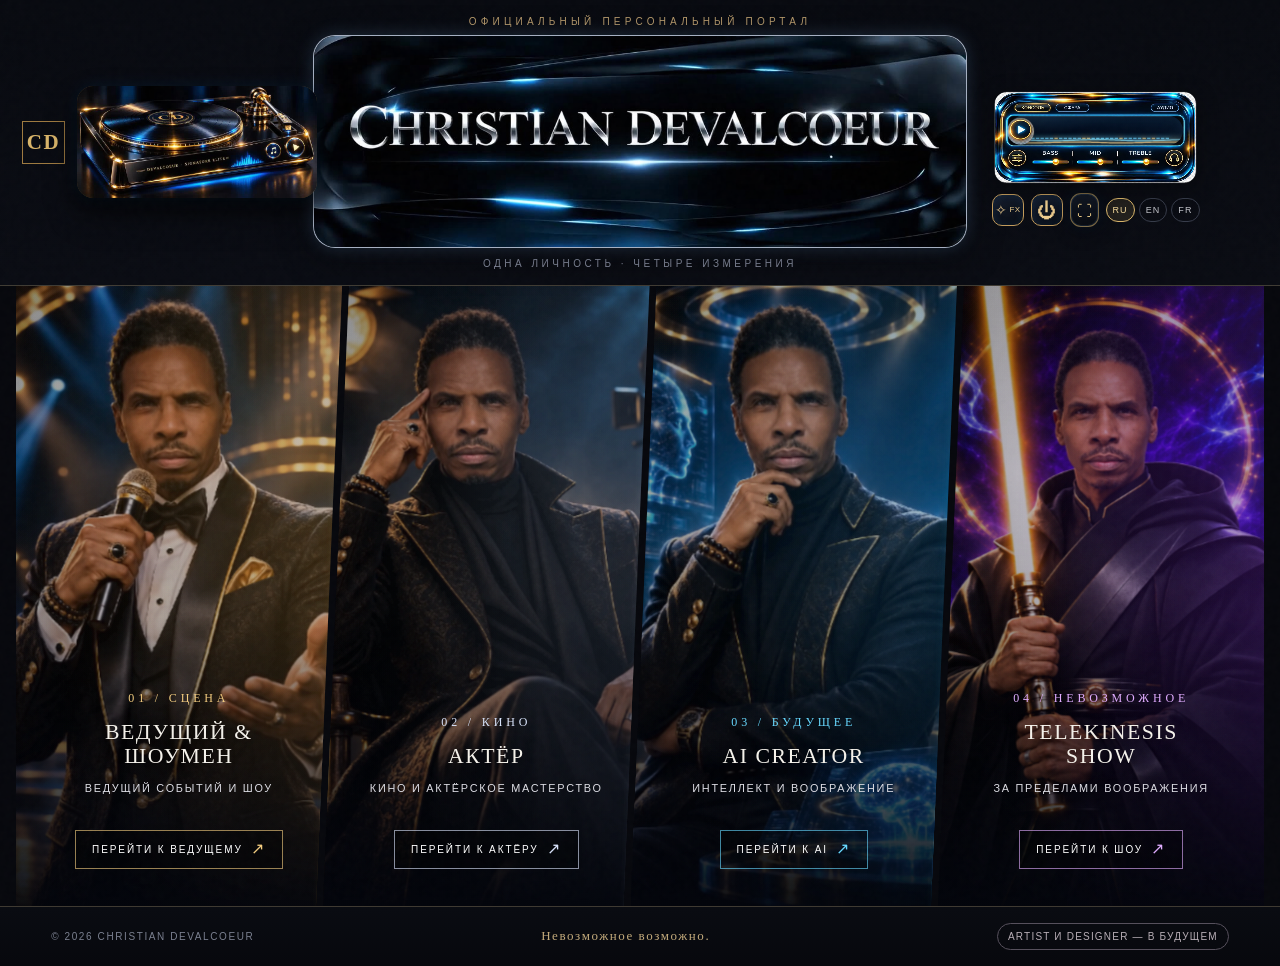
<file: index.html>
<!DOCTYPE html>

<html lang="ru">
<head>
<meta charset="utf-8"/>
<meta content="width=device-width, initial-scale=1.0" name="viewport"/>
<meta content="#07080d" name="theme-color"/>
<meta content="Christian Devalcoeur — Host &amp; Showman, Actor, AI Creator, Telekinesis Show." name="description"/>
<title>Christian Devalcoeur | Four Dimensions</title>
    
<meta property="og:type" content="website">
<meta property="og:url" content="https://devalcoeur.ru/">
<meta property="og:title" content="Christian Devalcoeur | Four Dimensions">
<meta property="og:description" content="Official personal portal of Christian Devalcoeur — Host, Showman, Actor, AI Creator and Telekinesis Show. Explore four dimensions of one creative universe.">
<meta property="og:image" content="https://devalcoeur.ru/assets/preview-four-dimensions.jpg">
<meta property="og:image:width" content="1200">
<meta property="og:image:height" content="630">
<meta property="og:image:alt" content="Christian Devalcoeur | Four Dimensions">

<meta name="twitter:card" content="summary_large_image">
<meta name="twitter:title" content="Christian Devalcoeur | Four Dimensions">
<meta name="twitter:description" content="Official personal portal of Christian Devalcoeur — Host, Showman, Actor, AI Creator and Telekinesis Show.">
<meta name="twitter:image" content="https://devalcoeur.ru/assets/preview-four-dimensions.jpg">

<style>
    :root { color-scheme:dark; --ink:#090b12; --gold:#d9b56a; --line:rgba(229,206,159,.25); }
    * { box-sizing:border-box; }
    html { scroll-behavior:smooth; }
    body { margin:0; min-height:100vh; background:var(--ink); color:#f5f2eb; font-family:Inter,'Segoe UI',Arial,sans-serif; overflow-x:hidden; }
    body::before {content:"";pointer-events:none;position:fixed;inset:0;z-index:20;opacity:.08;background-image:url("data:image/svg+xml,%3Csvg viewBox='0 0 180 180' xmlns='http://www.w3.org/2000/svg'%3E%3Cfilter id='n'%3E%3CfeTurbulence type='fractalNoise' baseFrequency='.75' numOctaves='3' stitchTiles='stitch'/%3E%3C/filter%3E%3Crect width='100%25' height='100%25' filter='url(%23n)' opacity='.24'/%3E%3C/svg%3E");}
    .layout { max-width:1800px;margin:auto; min-height:100svh; display:flex; flex-direction:column; }
    .masthead { position:relative; z-index:4; display:grid; grid-template-columns:minmax(60px,1fr) auto minmax(230px,1fr); align-items:center; gap:14px; padding:22px clamp(22px,4vw,74px) 18px; background:linear-gradient(180deg,#080a10 0%,#0a0c13 100%); border-bottom:1px solid var(--line); }
    .masthead .monogram {font-family:Georgia,serif; letter-spacing:.08em; font-size:21px; font-weight:bold; color:var(--gold); border:1px solid #9e7a40; width:43px;height:43px;display:grid;place-items:center; }
    .identity { text-align:center; }
    .identity .eyebrow { color:#b89b6c; font-size:10px; letter-spacing:.42em; text-transform:uppercase; margin-bottom:8px; }
    .identity h1 {font:normal clamp(22px,2.5vw,40px)/1.08 Georgia,'Times New Roman',serif; letter-spacing:.15em; margin:0; text-shadow:0 0 34px rgba(218,180,106,.18);}
    .identity .subtitle {margin-top:10px;font-size:10px;letter-spacing:.35em;color:#9298ac;text-transform:uppercase;}
    .right-controls{justify-self:end;display:flex;gap:17px;align-items:center;min-width:0}.menu {display:flex; gap:8px; align-items:center;}
    .language {font-size:11px;letter-spacing:.12em;color:#c3c4ca;border:1px solid #363b49;background:transparent;padding:9px 12px;border-radius:20px;cursor:pointer;}
    .hero {position:relative;display:flex;flex:1;min-height:620px;isolation:isolate;overflow:hidden;background:#07080d;padding-inline:clamp(9px,1.3vw,24px);}
    .panels {width:100%;display:flex;min-width:0;align-items:stretch;isolation:isolate;}
    .panel {--tone:#d9b56a;--wash:rgba(225,168,78,.16);position:relative;min-width:0;flex:1 1 25%;margin:0 -1px 0 -1px;overflow:hidden;isolation:isolate;clip-path:polygon(0 0,100% 0,calc(100% - 26px) 100%,0 100%,26px 0);background:#080a10;cursor:pointer;transition:flex-grow .65s cubic-bezier(.2,.8,.2,1),filter .45s ease;outline:none;}
    .panel:first-child {clip-path:polygon(0 0,100% 0,calc(100% - 26px) 100%,0 100%);}
    .panel:last-child {clip-path:polygon(26px 0,100% 0,100% 100%,0 100%);}
    .panel:not(:first-child) {margin-left:-18px;}
    .panel::before {content:"";position:absolute;inset:0;z-index:2;background:linear-gradient(180deg,rgba(2,3,9,.15) 0%,transparent 30%,rgba(2,3,9,.1) 54%,rgba(3,5,12,.94) 100%),linear-gradient(90deg,rgba(3,4,8,.19),transparent 32%,var(--wash));pointer-events:none;transition:background .4s;}
    .panel::after {content:"";position:absolute;z-index:4;top:-4%;bottom:-4%;right:16px;width:1.5px;background:linear-gradient(180deg,transparent 2%,var(--tone) 30%,#f4f2e9 50%,var(--tone) 70%,transparent 98%);transform:rotate(2.1deg);transform-origin:bottom center;opacity:.65;box-shadow:0 0 14px var(--tone);pointer-events:none;transition:opacity .4s;}
    .panel:last-child::after {display:none;}
    .panel img {position:absolute;inset:0;width:100%;height:100%;object-fit:cover;object-position:center 25%;z-index:0;filter:saturate(.9) brightness(.76);transform:scale(1.015);transition:transform 1.2s cubic-bezier(.2,.75,.2,1),filter .6s;will-change:transform;}
    .panel .ambient {position:absolute;z-index:1;inset:-10%;opacity:.3;pointer-events:none;background:radial-gradient(ellipse at 50% 35%,var(--wash),transparent 61%);transition:opacity .6s;}
    .panel .content {position:absolute;z-index:5;bottom:0;left:0;right:0;padding:110px clamp(19px,2vw,36px) clamp(36px,5vh,70px);text-align:center;transform:translateY(8px);transition:transform .45s;}
    .index {font:12px/1 Georgia,serif;color:var(--tone);letter-spacing:.32em;display:block;margin-bottom:17px;}
    .content h2 {font:normal clamp(17px,1.7vw,30px)/1.08 Georgia,'Times New Roman',serif;letter-spacing:.07em;text-transform:uppercase;margin:0 0 12px;text-shadow:0 2px 22px #000;white-space:normal;}
    .content p {font-size:clamp(10px,.85vw,13px);color:#dddde4;letter-spacing:.16em;text-transform:uppercase;min-height:32px;line-height:1.65;margin:0 0 18px;}
    .explore {font-size:10px;letter-spacing:.19em;text-transform:uppercase;display:inline-flex;gap:8px;align-items:center;color:#fff;border:1px solid color-mix(in srgb,var(--tone) 62%,transparent);background:rgba(0,0,0,.3);padding:12px 16px;white-space:nowrap;transition:background .3s,transform .3s;}
    .explore span {font-size:16px;color:var(--tone);line-height:.8;}
    .host {--tone:#f4cd80;--wash:rgba(230,169,74,.24);}
    .actor {--tone:#d8e3fa;--wash:rgba(131,165,211,.20);}
    .ai {--tone:#67d9ff;--wash:rgba(31,168,255,.18);}
    .tele {--tone:#e0acff;--wash:rgba(135,50,230,.27);}
    .panel:is(:hover,:focus-visible,.active) {flex-grow:1.33;z-index:3;}
    .panels:has(.panel:is(:hover,:focus-visible,.active)) .panel:not(:hover):not(:focus-visible):not(.active) {filter:brightness(.67);}
    .panel:is(:hover,:focus-visible,.active) img {filter:saturate(1.08) brightness(1);transform:scale(1.067);}
    .panel:is(:hover,:focus-visible,.active) .ambient {opacity:.85;animation:energy 4s ease-in-out infinite alternate;}
    .panel:is(:hover,:focus-visible,.active) .content {transform:translateY(0);}
    .panel:is(:hover,:focus-visible,.active) .explore {background:color-mix(in srgb,var(--tone) 22%,#080912);transform:translateY(-3px);}
    .panel:is(:hover,:focus-visible,.active)::after {opacity:1;}
    @keyframes energy {from{transform:translate(-2%,-1%) scale(1)}to{transform:translate(2%,1%) scale(1.12)}}
    .bottom {border-top:1px solid var(--line);background:linear-gradient(180deg,#0a0c12,#07080d);color:#7b8090;padding:16px clamp(23px,4vw,72px);display:flex;align-items:center;justify-content:space-between;gap:15px;font-size:10px;letter-spacing:.16em;text-transform:uppercase;}
    .bottom .tagline {font-family:Georgia,serif;text-transform:none;letter-spacing:.12em;color:#c4ab7c;font-size:13px;}
    .preview-tag {border:1px solid #56505c;color:#b8aeb6;border-radius:20px;padding:7px 10px;letter-spacing:.12em;}
    .toast {position:fixed;z-index:100;left:50%;bottom:30px;transform:translate(-50%,30px);opacity:0;pointer-events:none;background:#171b27;border:1px solid #8b7859;color:#eee;padding:14px 20px;box-shadow:0 8px 30px #0008;text-align:center;max-width:calc(100vw - 30px);font-size:13px;transition:opacity .3s,transform .3s;}
    .toast.show {opacity:1;transform:translate(-50%,0);}
    @media (max-width:880px) {
      .masthead {padding:18px 15px;grid-template-columns:43px minmax(0,1fr) auto;gap:4px;}
      .identity h1 {font-size:clamp(17px,4.2vw,27px);letter-spacing:.085em;}
      .identity .eyebrow {letter-spacing:.2em;font-size:9px;}
      .identity .subtitle {letter-spacing:.15em;font-size:8px;}
      .language {padding:8px 6px;font-size:10px;}
      .hero {min-height:650px;padding-inline:0;}
      .panel .content {padding:100px 8px 25px;}
      .content h2 {font-size:clamp(11px,2vw,19px);}
      .content p {font-size:9px;letter-spacing:0;}
      .explore {font-size:8px;padding:10px 7px;letter-spacing:.05em;}
      .panel:not(:first-child) {margin-left:-14px;}
      .panel {clip-path:polygon(15px 0,100% 0,calc(100% - 15px) 100%,0 100%);}
      .panel:first-child {clip-path:polygon(0 0,100% 0,calc(100% - 15px) 100%,0 100%);}
      .panel:last-child {clip-path:polygon(15px 0,100% 0,100% 100%,0 100%);}
      .panel::after {right:8px;}
    }
    @media (max-width:620px) {
      .layout{min-height:100svh;}
      .hero {min-height:0;display:block;overflow:visible;}
      .panels {display:grid;grid-template-columns:1fr 1fr;}
      .panel,.panel:first-child,.panel:last-child {clip-path:none;margin:0;min-height:48svh;min-width:0;}
      .panel:not(:first-child){margin-left:0;}
      .panel::after {right:0;top:0;bottom:0;transform:none;width:1px;}
      .panel:nth-child(2)::after{display:none;}
      .panel img {object-position:center 20%;filter:saturate(.95) brightness(.83);}
      .panel .content {padding:70px 9px 19px;}
      .panel .content h2 {font-size:clamp(15px,4vw,21px);}
      .panel .content p {font-size:9px;min-height:25px;}
      .panel .explore {font-size:9px;padding:10px 10px;}
      .panel:is(:hover,:focus-visible,.active){flex-grow:1;}
      .bottom {flex-direction:column;gap:8px;text-align:center;padding:18px 10px;}
    }
    @media(prefers-reduced-motion:reduce){*,*::before,*::after{animation:none!important;transition:none!important;scroll-behavior:auto!important;}}

    .panel .hero-video {position:absolute;inset:0;width:100%;height:100%;object-fit:cover;object-position:center 25%;z-index:0;opacity:0;pointer-events:none;filter:saturate(1.04) brightness(.92);transform:scale(1.015);transition:opacity .34s ease,transform 1.2s cubic-bezier(.2,.75,.2,1);}
    .panel.is-playing .hero-video {opacity:1;transform:scale(1.067);}
    @media (max-width:620px){.panel .hero-video{object-position:center 20%;}}
    @media(prefers-reduced-motion:reduce){.panel .hero-video{display:none!important;}}
  
    .menu{flex-wrap:wrap;justify-content:flex-end}.language-choice{min-width:36px;padding:8px 9px}.language-choice[aria-pressed="true"]{border-color:#d9b56a;color:#f5db9d;background:rgba(217,181,106,.12)}
    .panel{touch-action:manipulation}.panel:focus-visible{outline:2px solid #e8c783;outline-offset:-3px}.explore .explore-label{font-size:inherit;line-height:1.1;color:inherit}.explore>span:last-child{font-size:16px;color:var(--tone)}
    @media(max-width:620px){.masthead{grid-template-columns:35px minmax(0,1fr) auto}.language-choice{min-width:30px;padding:8px 5px}.menu{gap:3px}.identity h1{font-size:clamp(14px,3.7vw,20px)}.panel .explore{white-space:normal;justify-content:center;min-height:34px}}
    @media(max-width:1050px){.masthead{grid-template-columns:50px minmax(0,1fr) auto}.right-controls{gap:8px}.identity h1{letter-spacing:.09em}.signature-dock{width:58px}.signature-device{width:50px;height:50px;border-radius:50%;transform:none}.signature-platter{width:42px;height:42px;left:3px;top:3px}.signature-label{width:16px;height:16px;font-size:6px}.signature-arm,.signature-menu-toggle,.signature-caption{display:none}.signature-play{width:28px;height:28px;right:-8px;bottom:-7px}.signature-panel{position:fixed;right:12px;left:auto;top:85px;width:min(360px,calc(100vw - 24px));max-height:calc(100dvh - 100px)}}
    @media(max-width:620px){.masthead{gap:7px}.right-controls{gap:5px}.identity .eyebrow{font-size:8px}.identity h1{font-size:clamp(12px,3.3vw,19px)}.menu{gap:2px}.language-choice{min-width:25px;padding:7px 4px}.masthead .monogram{width:34px;height:34px;font-size:18px}}

/* V10: logo and player side by side, title centered, language menu on the right */
.masthead{grid-template-columns:minmax(245px,1fr) auto minmax(145px,1fr)}
.left-brand{display:flex;align-items:center;justify-self:start;gap:15px;min-width:0}
.left-brand .monogram{flex:0 0 43px}
.left-brand .signature-dock{flex:0 0 184px;width:184px;justify-self:auto}
.right-controls{justify-self:end}
.identity{min-width:0}
/* The expanded audio console opens toward the interior of the page. */
.left-brand .signature-panel{left:0;right:auto}
@media(max-width:1240px){
 .masthead{grid-template-columns:minmax(112px,1fr) minmax(0,auto) minmax(106px,1fr);gap:10px}
 .left-brand{gap:11px}
 .left-brand .signature-dock{width:58px;flex-basis:58px}
 .identity h1{font-size:clamp(19px,2.45vw,30px);letter-spacing:.085em}
}
@media(max-width:880px){
 .masthead{grid-template-columns:minmax(95px,1fr) minmax(0,auto) minmax(90px,1fr);gap:7px}
 .left-brand{gap:9px}
 .left-brand .monogram{flex-basis:36px;width:36px;height:36px}
 .left-brand .signature-dock{width:52px;flex-basis:52px}
 .left-brand .signature-panel{position:fixed;left:12px;right:auto;top:80px}
}
@media(max-width:620px){
 .masthead{grid-template-columns:88px minmax(0,1fr) auto;gap:5px;padding-left:10px;padding-right:10px}
 .left-brand{gap:7px}
 .left-brand .monogram{width:30px;height:30px;flex-basis:30px;font-size:15px}
 .left-brand .signature-dock{width:47px;flex-basis:47px}
 .identity h1{font-size:clamp(12px,3vw,19px);letter-spacing:.045em}
 .identity .eyebrow{font-size:7px;letter-spacing:.06em}
 .identity .subtitle{font-size:7px;letter-spacing:.04em}
 .right-controls{gap:0}
 .menu{gap:2px}
 .language-choice{min-width:23px;padding:6px 4px}
}

/* V11 — Silver Light B title, subtle moving metallic highlights */
.identity .silver-signature{position:relative;display:inline-block;color:#d7dee9;background:linear-gradient(112deg,#647084 0%,#dce4ef 13%,#fdfdff 23%,#8796ad 35%,#d5dfeb 49%,#fff 54%,#8999b0 69%,#e5edf5 85%,#8493a9 100%);background-size:230% 100%;-webkit-background-clip:text;background-clip:text;-webkit-text-fill-color:transparent;filter:drop-shadow(0 1px 0 #303c50) drop-shadow(0 2px 2px #000a);text-shadow:none;animation:silver-sheen 12s ease-in-out infinite}
.identity .silver-signature::after{content:'';position:absolute;pointer-events:none;left:0;right:0;bottom:-8px;height:1px;background:linear-gradient(90deg,transparent,#536e93 14%,#ebf6ff 49%,#5e8fc7 75%,transparent);box-shadow:0 0 7px 1px #6ebcff50}
@keyframes silver-sheen{0%,14%{background-position:100% 0}37%,100%{background-position:0 0}}
@media(prefers-reduced-motion:reduce){.identity .silver-signature{animation:none;background-position:55% 0}}

</style>
<link rel="stylesheet" href="assets/player.css"/>
<link rel="stylesheet" href="assets/player-v12.css"/>
<link rel="stylesheet" href="assets/title-v13.css"/>
<link rel="stylesheet" href="assets/player-v14.css"/>
<link rel="stylesheet" href="assets/portal-v15.css"/>
<link rel="stylesheet" href="assets/v16-design-approval.css"/>
<link rel="stylesheet" href="assets/v16-final.css"/>
<link rel="stylesheet" href="assets/v17-glass.css"/>
<link rel="stylesheet" href="assets/v19-final.css"/>
<link rel="stylesheet" href="assets/mobile-v24.css"/>
</head>
<body>
<div class="layout">
<header class="masthead">
<div class="left-brand"><div class="monogram" aria-label="Christian Devalcoeur">CD</div>
<div class="signature-dock" aria-label="Devalcoeur Signature Elite">
 <div class="signature-device" aria-hidden="false">
  <video class="signature-stage-video" id="signature-stage-video" poster="assets/signature-standby.jpg" muted playsinline preload="metadata" aria-hidden="true"></video>
  <button type="button" class="signature-menu-toggle" id="signature-menu-toggle" aria-expanded="false" aria-controls="signature-panel" aria-label="Open audio controls"><span class="sr-only">Audio controls</span></button>
  <button type="button" class="signature-play" id="signature-play" aria-label="Play"><span class="sr-only">Play / Pause</span></button>
 </div>
 <div class="signature-caption">DEVALCOEUR · SIGNATURE ELITE</div>
 <div class="signature-panel" id="signature-panel" hidden>
  <div class="signature-panel-header"><div><div class="signature-panel-name">DEVALCOEUR SIGNATURE ELITE</div><div class="signature-panel-sub" data-player-i18n="sub">AUDIO CONTROL CONSOLE</div></div><button class="signature-close" id="signature-close" aria-label="Close">×</button></div>
  <div class="signature-holo signature-large-stage"><video id="signature-large-video" class="signature-large-video" muted playsinline preload="metadata" poster="assets/signature-standby.jpg" aria-label="Devalcoeur Signature Elite enlarged animated turntable"></video><div class="signature-holo-label">DEVALCOEUR · SIGNATURE ELITE</div></div>
  <canvas id="signature-spectrum" class="signature-spectrum" aria-label="Audio frequency visualizer"></canvas>
  <span class="signature-track" id="signature-track">Veiled Encounter — Signature Theme</span>
  <input type="range" min="0" max="1000" value="0" disabled id="signature-position" class="signature-progress" aria-label="Track position"/>
  <div class="signature-times"><span id="signature-now">0:00</span><span id="signature-duration">0:00</span></div>
  <div class="signature-transport"><button type="button" class="signature-control" id="signature-panel-play" aria-label="Play or pause">▶ / ❚❚</button><button type="button" class="signature-control" id="signature-stop" data-player-i18n="stop">Stop</button><button type="button" class="signature-control" id="signature-mute" aria-pressed="false" data-player-i18n="mute">Mute</button><button type="button" class="signature-control" id="signature-loop" aria-pressed="false" data-player-i18n="loop">Loop</button></div>
  <label class="signature-load"><span data-player-i18n="load">Load your music</span><input type="file" id="signature-load-input" accept="audio/*,.mp3,.wav,.ogg,.m4a,.aac,.flac,.opus"/></label>
  <div class="signature-status" id="signature-status" role="status">Ready to play</div>
  <div class="signature-slider-row"><label for="signature-volume" data-player-i18n="volume">VOLUME</label><input id="signature-volume" type="range" min="0" max="100" value="70"/><output id="signature-volume-out">70%</output></div>
  <div class="signature-slider-row"><label for="signature-bass" data-player-i18n="bass">BASS</label><input id="signature-bass" type="range" min="-12" max="12" value="0"/><output id="signature-bass-out">0 dB</output></div>
  <div class="signature-slider-row"><label for="signature-mid" data-player-i18n="mid">MID</label><input id="signature-mid" type="range" min="-12" max="12" value="0"/><output id="signature-mid-out">0 dB</output></div>
  <div class="signature-slider-row"><label for="signature-treble" data-player-i18n="treble">TREBLE</label><input id="signature-treble" type="range" min="-12" max="12" value="0"/><output id="signature-treble-out">0 dB</output></div>
 </div>
 <audio id="signature-audio" preload="metadata" src="assets/signature-theme.mp3"></audio>
</div></div>
<div class="identity">
<div class="eyebrow" data-i18n="eyebrow">Official Personal Portal</div>
<h1 class="silver-signature silver-art signature-film-title" aria-label="CHRISTIAN DEVALCOEUR"><video class="signature-title-video" autoplay muted loop playsinline preload="metadata" poster="assets/christian-title-glass-frame.jpg" aria-hidden="true"><source src="assets/christian-title-glass-frame.mp4" type="video/mp4"/></video></h1>
<div class="subtitle" data-i18n="subtitle">One Identity · Four Dimensions</div>
</div>
<div class="right-controls">
  <div class="audio-console-card elite-overlay" id="audio-console-preview" data-mode="console" aria-label="Devalcoeur interactive audio console">
    <div class="elite-glass-content" aria-hidden="true">
      <canvas id="audio-console-canvas" class="audio-console-canvas" width="480" height="112"></canvas>
      <div class="elite-glass-sheen"></div>
    </div>
    <picture class="elite-overlay-fallback" aria-hidden="true"><img src="assets/console-glass-standby.png" alt=""></picture>
    <video class="elite-overlay-video" id="elite-overlay-video" src="assets/console-glass-overlay.webm" autoplay muted loop playsinline preload="metadata" aria-hidden="true"></video>
    <img class="elite-static-state elite-state-fx-off" src="assets/console-fx-off.png" alt="" aria-hidden="true">
    <img class="elite-static-state elite-state-power-off" src="assets/console-power-off.png" alt="" aria-hidden="true">
    <div class="elite-hitboxes">
      <button type="button" class="elite-hotspot elite-console" data-console-mode="console" aria-label="Console mode" aria-pressed="true"></button>
      <button type="button" class="elite-hotspot elite-sphere" data-console-mode="sphere" aria-label="Sphere mode" aria-pressed="false"></button>
      <button type="button" class="elite-hotspot elite-audio" id="open-player-from-console" aria-label="Open music console"></button>
      <button type="button" class="elite-hotspot elite-play" id="elite-glass-play" aria-label="Play or pause"></button>
      <button type="button" class="elite-hotspot elite-settings" id="elite-glass-settings" aria-label="Audio settings"></button>
      <input type="range" class="elite-hotspot elite-bass" id="elite-bass" min="-12" max="12" value="0" aria-label="Bass" />
      <input type="range" class="elite-hotspot elite-mid" id="elite-mid" min="-12" max="12" value="0" aria-label="Mid" />
      <input type="range" class="elite-hotspot elite-treble" id="elite-treble" min="-12" max="12" value="0" aria-label="Treble" />
      <button type="button" class="elite-hotspot elite-headphones" id="elite-glass-mute" aria-label="Mute"></button>
    </div>
  </div>
  <div class="control-cluster">
    <button class="elite-state-switch" id="elite-fx-switch" type="button" aria-pressed="true" title="Световые эффекты"><span aria-hidden="true">✧</span><span class="elite-switch-label">FX</span></button>
    <button class="elite-state-switch elite-power-switch" id="elite-power-switch" type="button" aria-pressed="true" title="Выключить устройство"><span aria-hidden="true">⏻</span></button>
    <button class="fullscreen-toggle" id="fullscreen-toggle" type="button" aria-label="Toggle fullscreen">⛶</button>
    <div class="menu"><button aria-label="Switch to RU" class="language language-choice" data-lang="ru" type="button">RU</button><button aria-label="Switch to EN" class="language language-choice" data-lang="en" type="button">EN</button><button aria-label="Switch to FR" class="language language-choice" data-lang="fr" type="button">FR</button></div>
  </div>
</div>
</header>
<main aria-label="Четыре направления творчества" class="hero" data-i18n-aria="mainAria">
<div class="panels" id="panels">
<section aria-label="Host &amp; Showman — открыть раздел" class="panel host" data-i18n-aria="host.aria" data-route="host/" data-section="host" data-title="Host &amp; Showman" role="button" tabindex="0">
<img alt="Christian Devalcoeur — ведущий на сцене с микрофоном" fetchpriority="high" src="assets/host.webp"/>
<video aria-hidden="true" class="hero-video" loop="" muted="" playsinline="" preload="none"><source src="assets/host.mp4" type="video/mp4"/></video>
<div class="ambient"></div>
<div class="content"><span class="index" data-i18n="host.index">01 / THE STAGE</span><h2 data-i18n-html="host.title">Host &amp;<br/>Showman</h2><p data-i18n="host.desc">Master of ceremonies</p><span class="explore"><span class="explore-label" data-i18n="host.action"></span><span aria-hidden="true">↗</span></span></div>
</section>
<section aria-label="Actor — открыть раздел" class="panel actor" data-i18n-aria="actor.aria" data-route="actor/" data-section="actor" data-title="Actor" role="button" tabindex="0">
<img alt="Christian Devalcoeur — актёр в кинематографической студии" src="assets/actor.webp"/>
<video aria-hidden="true" class="hero-video" loop="" muted="" playsinline="" preload="none"><source src="assets/actor.mp4" type="video/mp4"/></video>
<div class="ambient"></div>
<div class="content"><span class="index" data-i18n="actor.index">02 / THE SCREEN</span><h2 data-i18n-html="actor.title">Actor</h2><p data-i18n="actor.desc">Cinema &amp; performance</p><span class="explore"><span class="explore-label" data-i18n="actor.action"></span><span aria-hidden="true">↗</span></span></div>
</section>
<section aria-label="AI Creator — открыть раздел" class="panel ai" data-i18n-aria="ai.aria" data-route="ai/" data-section="ai" data-title="AI Creator" role="button" tabindex="0">
<img alt="Christian Devalcoeur — AI Creator в футуристической лаборатории" src="assets/ai.webp"/>
<video aria-hidden="true" class="hero-video" loop="" muted="" playsinline="" preload="none"><source src="assets/ai.mp4" type="video/mp4"/></video>
<div class="ambient"></div>
<div class="content"><span class="index" data-i18n="ai.index">03 / THE FUTURE</span><h2 data-i18n-html="ai.title">AI Creator</h2><p data-i18n="ai.desc">Intelligence &amp; imagination</p><span class="explore"><span class="explore-label" data-i18n="ai.action"></span><span aria-hidden="true">↗</span></span></div>
</section>
<section aria-label="Telekinesis Show — открыть раздел" class="panel tele" data-i18n-aria="tele.aria" data-route="telekinesis/" data-section="tele" data-title="Telekinesis Show" role="button" tabindex="0">
<img alt="Christian Devalcoeur — Telekinesis Show с золотым световым мечом" src="assets/telekinesis.webp"/>
<video aria-hidden="true" class="hero-video" loop="" muted="" playsinline="" preload="none"><source src="assets/telekinesis.mp4" type="video/mp4"/></video>
<div class="ambient"></div>
<div class="content"><span class="index" data-i18n="tele.index">04 / THE IMPOSSIBLE</span><h2 data-i18n-html="tele.title">Telekinesis<br/>Show</h2><p data-i18n="tele.desc">Beyond imagination</p><span class="explore"><span class="explore-label" data-i18n="tele.action"></span><span aria-hidden="true">↗</span></span></div>
</section>
</div>
</main>
<footer class="bottom"><span>© 2026 Christian Devalcoeur</span><span class="tagline" data-i18n="tagline">Impossible is Possible.</span><span class="preview-tag" data-i18n="footerNote">Animated Preview V18 · Artist + Designer Coming Later</span></footer>
</div>
<div aria-live="polite" class="toast" id="toast" role="status"></div>
<script src="assets/portal.js"></script>
<script src="assets/player.js"></script>
<script src="assets/portal-v17.js"></script>
<script src="assets/portal-v19.js"></script>
</body>
</html>
</file>
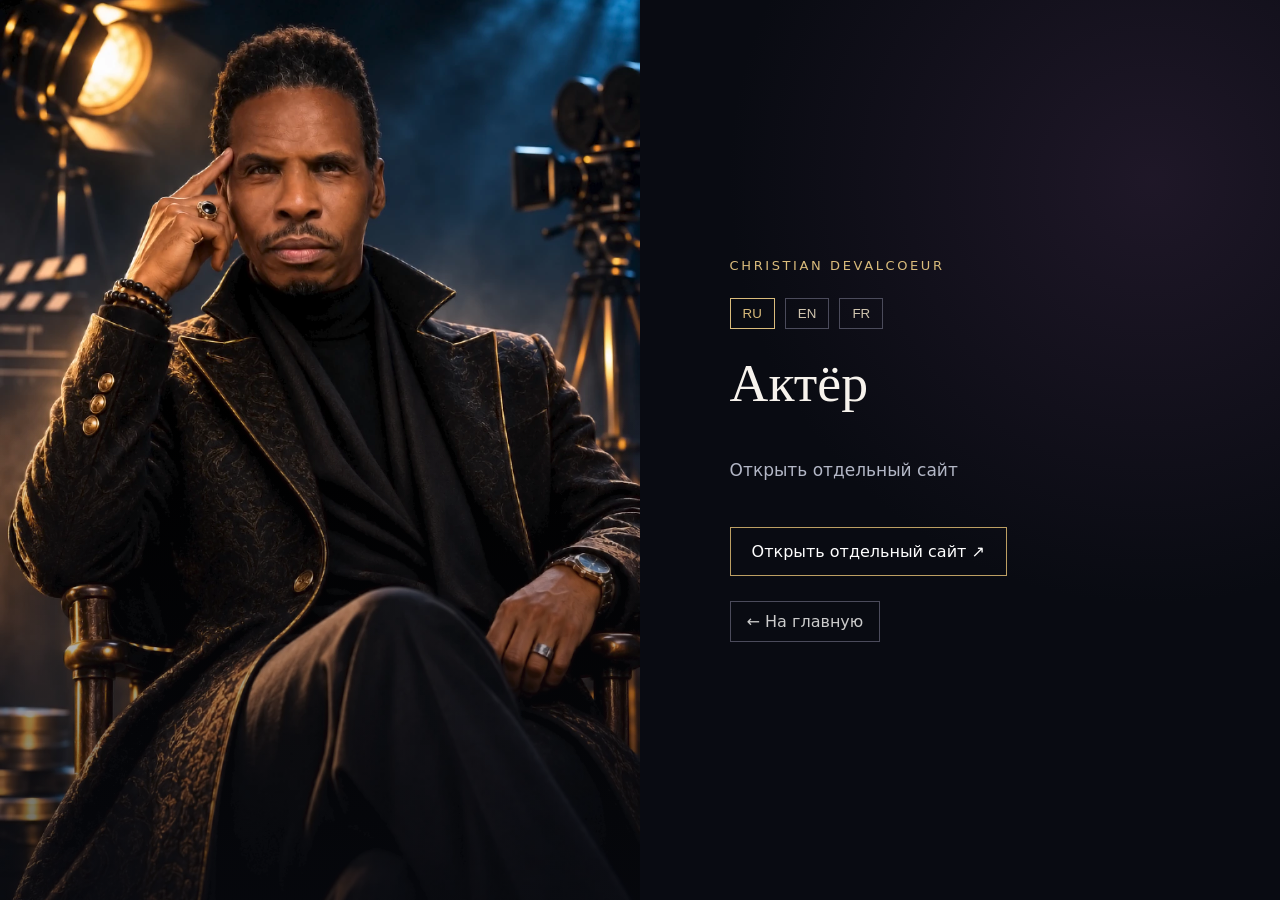
<file: actor/index.html>
<!doctype html><html lang="ru"><head><meta charset="utf-8"><meta name="viewport" content="width=device-width,initial-scale=1"><meta name="theme-color" content="#090b12"><title>Christian Devalcoeur — actor</title><style>
*{box-sizing:border-box}body{margin:0;background:#090b12;color:#f7f3ed;font-family:system-ui,Segoe UI,sans-serif}.shell{min-height:100svh;display:grid;grid-template-columns:1fr 1fr}.art{background:linear-gradient(0deg,#090b12aa,transparent 55%),url('../assets/actor.webp') center 25%/cover no-repeat;min-height:100svh}.info{display:flex;flex-direction:column;justify-content:center;padding:clamp(30px,7vw,110px);gap:25px;background:radial-gradient(circle at 80% 20%,#34233d80,transparent 48%),#090b12}.brand{color:#dabc7c;letter-spacing:.2em;font-size:13px}h1{font:normal clamp(37px,4.2vw,74px)/1.1 Georgia,serif;margin:0}.description{font-size:17px;color:#b3b7c6;max-width:440px;line-height:1.7}.cta,.back{align-self:flex-start;color:#fff;text-decoration:none;padding:14px 21px;border:1px solid #bc9f63;transition:background .2s}.cta:hover,.back:hover{background:#46391b}.back{border-color:#4b4b5b;color:#ccc;padding:10px 16px}.langs{display:flex;gap:10px}.langs button{color:#d0c5af;border:1px solid #4b4b5b;background:none;padding:7px 12px;cursor:pointer}.langs button.active{border-color:#dabc7c;color:#dabc7c}.pending{border-left:2px solid #dabc7c;padding-left:20px;color:#bdc3cf}@media(max-width:780px){.shell{grid-template-columns:1fr}.art{min-height:38svh}.info{min-height:62svh;padding:28px}}
</style></head><body><div class="shell"><div class="art" role="img" aria-label="Christian Devalcoeur"></div><main class="info"><span class="brand">CHRISTIAN DEVALCOEUR</span><div class="langs"><button data-lang="ru">RU</button><button data-lang="en">EN</button><button data-lang="fr">FR</button></div><h1 id="title"></h1><p class="description" id="description"></p><a class="cta" id="external" href="https://devalcoeur.github.io/christian-devalcoeur-portfolio/" rel="noopener noreferrer">Open dedicated website ↗</a><a class="back" id="back" href="../">← На главную</a></main></div><script>
const STRINGS={"ru": {"back": "← На главную", "open": "Открыть отдельный сайт", "soon": "Этот раздел готовится. Позже здесь появится ссылка на отдельный сайт.", "host": "Ведущий и шоумен", "actor": "Актёр", "ai": "AI Creator", "telekinesis": "Telekinesis Show", "hostnote": "Переход к ранее созданному портфолио ведущего.", "telenote": "Перейти на отдельный сайт Telekinesis Show."}, "en": {"back": "← Back to portal", "open": "Open dedicated website", "soon": "This section is being prepared. A link to its dedicated website will appear here.", "host": "Host & Showman", "actor": "Actor", "ai": "AI Creator", "telekinesis": "Telekinesis Show", "hostnote": "Visit the existing host and showman portfolio.", "telenote": "Visit the dedicated Telekinesis Show website."}, "fr": {"back": "← Retour au portail", "open": "Ouvrir le site dédié", "soon": "Cette rubrique est en préparation. Le lien vers son site dédié apparaîtra ici.", "host": "Animateur & Showman", "actor": "Acteur", "ai": "Créateur IA", "telekinesis": "Telekinesis Show", "hostnote": "Accéder au portfolio de l’animateur.", "telenote": "Accéder au site dédié de Telekinesis Show."}};const section="actor";let lang=new URLSearchParams(location.search).get('lang');if(!STRINGS[lang]){try{lang=localStorage.getItem('portal-lang')}catch(e){}}if(!STRINGS[lang])lang='ru';
function render(l){lang=l;document.documentElement.lang=l;try{localStorage.setItem('portal-lang',l)}catch(e){}const t=STRINGS[l];document.getElementById('title').textContent=t[section];document.getElementById('description').textContent=section==='host'?t.hostnote:section==='telekinesis'?t.telenote:t.open;const ex=document.getElementById('external');if(ex)ex.textContent=t.open+' ↗';document.getElementById('back').textContent=t.back;document.getElementById('back').href='../index.html?lang='+l;document.querySelectorAll('.langs button').forEach(b=>b.classList.toggle('active',b.dataset.lang===l));document.title='Christian Devalcoeur — '+t[section]}
document.querySelectorAll('.langs button').forEach(b=>b.addEventListener('click',()=>render(b.dataset.lang)));render(lang);
</script></body></html>
</file>
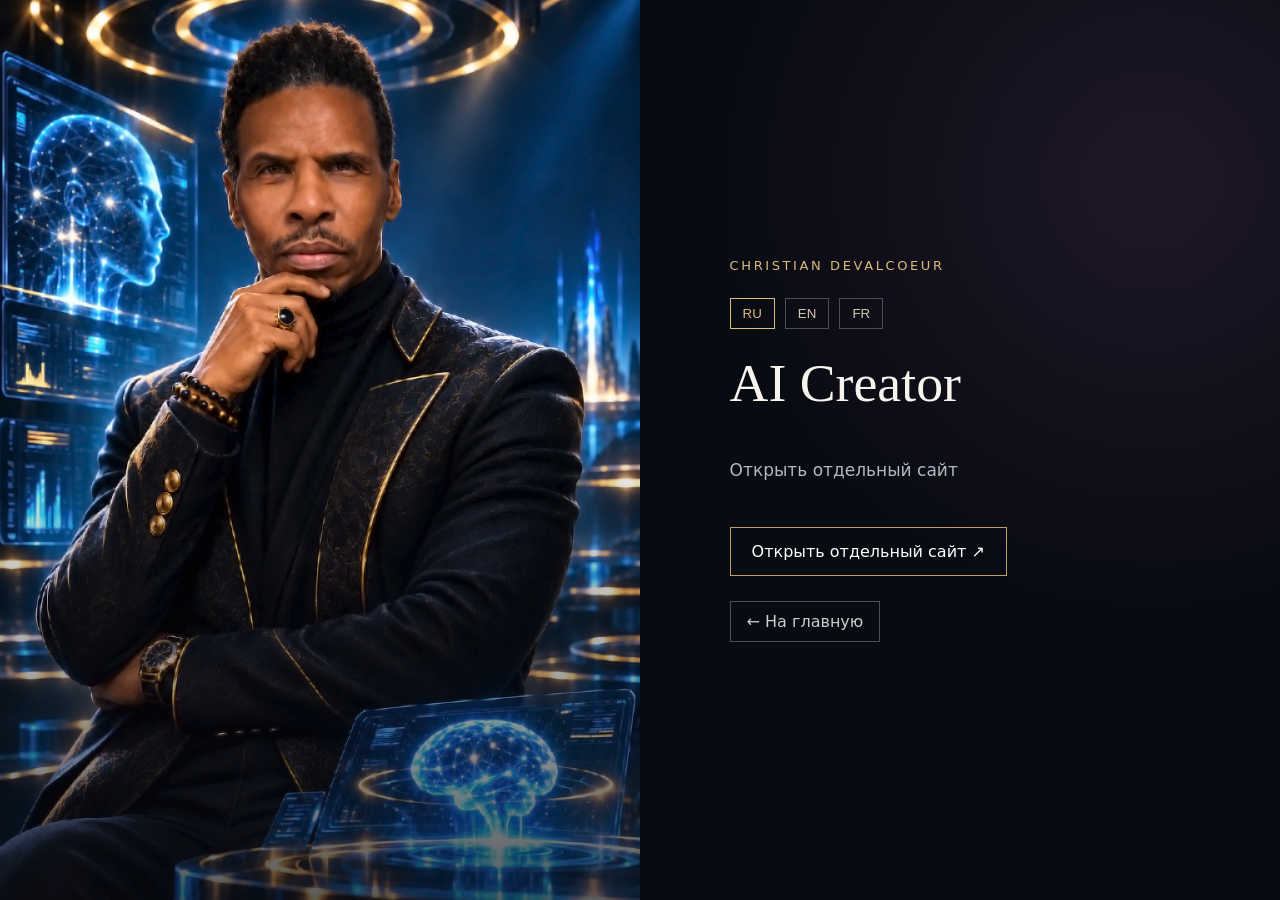
<file: ai/index.html>
<!doctype html><html lang="ru"><head><meta charset="utf-8"><meta name="viewport" content="width=device-width,initial-scale=1"><meta name="theme-color" content="#090b12"><title>Christian Devalcoeur — ai</title><style>
*{box-sizing:border-box}body{margin:0;background:#090b12;color:#f7f3ed;font-family:system-ui,Segoe UI,sans-serif}.shell{min-height:100svh;display:grid;grid-template-columns:1fr 1fr}.art{background:linear-gradient(0deg,#090b12aa,transparent 55%),url('../assets/ai.webp') center 25%/cover no-repeat;min-height:100svh}.info{display:flex;flex-direction:column;justify-content:center;padding:clamp(30px,7vw,110px);gap:25px;background:radial-gradient(circle at 80% 20%,#34233d80,transparent 48%),#090b12}.brand{color:#dabc7c;letter-spacing:.2em;font-size:13px}h1{font:normal clamp(37px,4.2vw,74px)/1.1 Georgia,serif;margin:0}.description{font-size:17px;color:#b3b7c6;max-width:440px;line-height:1.7}.cta,.back{align-self:flex-start;color:#fff;text-decoration:none;padding:14px 21px;border:1px solid #bc9f63;transition:background .2s}.cta:hover,.back:hover{background:#46391b}.back{border-color:#4b4b5b;color:#ccc;padding:10px 16px}.langs{display:flex;gap:10px}.langs button{color:#d0c5af;border:1px solid #4b4b5b;background:none;padding:7px 12px;cursor:pointer}.langs button.active{border-color:#dabc7c;color:#dabc7c}.pending{border-left:2px solid #dabc7c;padding-left:20px;color:#bdc3cf}@media(max-width:780px){.shell{grid-template-columns:1fr}.art{min-height:38svh}.info{min-height:62svh;padding:28px}}
</style></head><body><div class="shell"><div class="art" role="img" aria-label="Christian Devalcoeur"></div><main class="info"><span class="brand">CHRISTIAN DEVALCOEUR</span><div class="langs"><button data-lang="ru">RU</button><button data-lang="en">EN</button><button data-lang="fr">FR</button></div><h1 id="title"></h1><p class="description" id="description"></p><a class="cta" id="external" href="https://devalcoeur.github.io/premium-ai-video-portfolio/" rel="noopener noreferrer">Open dedicated website ↗</a><a class="back" id="back" href="../">← На главную</a></main></div><script>
const STRINGS={"ru": {"back": "← На главную", "open": "Открыть отдельный сайт", "soon": "Этот раздел готовится. Позже здесь появится ссылка на отдельный сайт.", "host": "Ведущий и шоумен", "actor": "Актёр", "ai": "AI Creator", "telekinesis": "Telekinesis Show", "hostnote": "Переход к ранее созданному портфолио ведущего.", "telenote": "Перейти на отдельный сайт Telekinesis Show."}, "en": {"back": "← Back to portal", "open": "Open dedicated website", "soon": "This section is being prepared. A link to its dedicated website will appear here.", "host": "Host & Showman", "actor": "Actor", "ai": "AI Creator", "telekinesis": "Telekinesis Show", "hostnote": "Visit the existing host and showman portfolio.", "telenote": "Visit the dedicated Telekinesis Show website."}, "fr": {"back": "← Retour au portail", "open": "Ouvrir le site dédié", "soon": "Cette rubrique est en préparation. Le lien vers son site dédié apparaîtra ici.", "host": "Animateur & Showman", "actor": "Acteur", "ai": "Créateur IA", "telekinesis": "Telekinesis Show", "hostnote": "Accéder au portfolio de l’animateur.", "telenote": "Accéder au site dédié de Telekinesis Show."}};const section="ai";let lang=new URLSearchParams(location.search).get('lang');if(!STRINGS[lang]){try{lang=localStorage.getItem('portal-lang')}catch(e){}}if(!STRINGS[lang])lang='ru';
function render(l){lang=l;document.documentElement.lang=l;try{localStorage.setItem('portal-lang',l)}catch(e){}const t=STRINGS[l];document.getElementById('title').textContent=t[section];document.getElementById('description').textContent=section==='host'?t.hostnote:section==='telekinesis'?t.telenote:t.open;const ex=document.getElementById('external');if(ex)ex.textContent=t.open+' ↗';document.getElementById('back').textContent=t.back;document.getElementById('back').href='../index.html?lang='+l;document.querySelectorAll('.langs button').forEach(b=>b.classList.toggle('active',b.dataset.lang===l));document.title='Christian Devalcoeur — '+t[section]}
document.querySelectorAll('.langs button').forEach(b=>b.addEventListener('click',()=>render(b.dataset.lang)));render(lang);
</script></body></html>
</file>
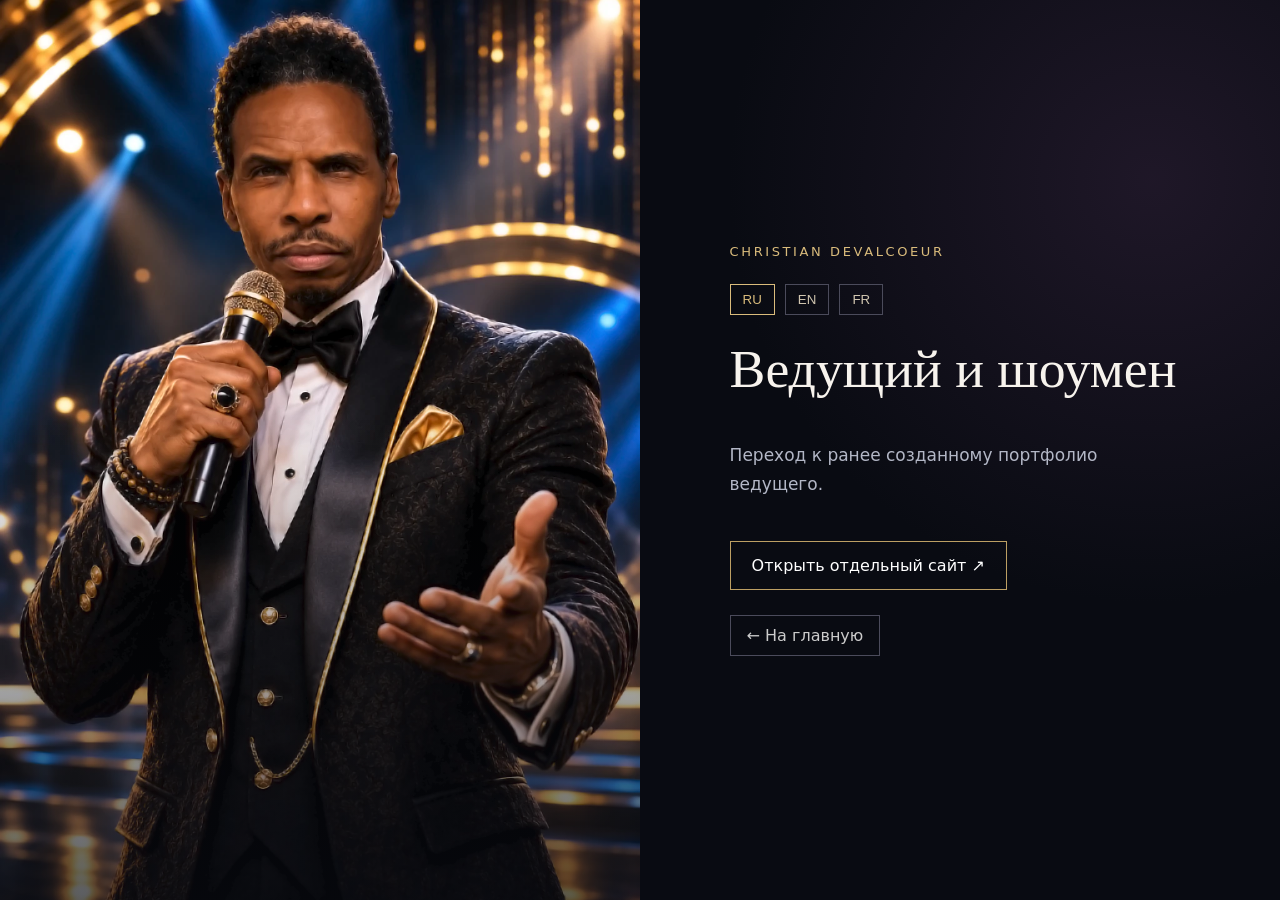
<file: host/index.html>
<!doctype html><html lang="ru"><head><meta charset="utf-8"><meta name="viewport" content="width=device-width,initial-scale=1"><meta name="theme-color" content="#090b12"><title>Christian Devalcoeur — host</title><style>
*{box-sizing:border-box}body{margin:0;background:#090b12;color:#f7f3ed;font-family:system-ui,Segoe UI,sans-serif}.shell{min-height:100svh;display:grid;grid-template-columns:1fr 1fr}.art{background:linear-gradient(0deg,#090b12aa,transparent 55%),url('../assets/host.webp') center 25%/cover no-repeat;min-height:100svh}.info{display:flex;flex-direction:column;justify-content:center;padding:clamp(30px,7vw,110px);gap:25px;background:radial-gradient(circle at 80% 20%,#34233d80,transparent 48%),#090b12}.brand{color:#dabc7c;letter-spacing:.2em;font-size:13px}h1{font:normal clamp(37px,4.2vw,74px)/1.1 Georgia,serif;margin:0}.description{font-size:17px;color:#b3b7c6;max-width:440px;line-height:1.7}.cta,.back{align-self:flex-start;color:#fff;text-decoration:none;padding:14px 21px;border:1px solid #bc9f63;transition:background .2s}.cta:hover,.back:hover{background:#46391b}.back{border-color:#4b4b5b;color:#ccc;padding:10px 16px}.langs{display:flex;gap:10px}.langs button{color:#d0c5af;border:1px solid #4b4b5b;background:none;padding:7px 12px;cursor:pointer}.langs button.active{border-color:#dabc7c;color:#dabc7c}.pending{border-left:2px solid #dabc7c;padding-left:20px;color:#bdc3cf}@media(max-width:780px){.shell{grid-template-columns:1fr}.art{min-height:38svh}.info{min-height:62svh;padding:28px}}
</style></head><body><div class="shell"><div class="art" role="img" aria-label="Christian Devalcoeur"></div><main class="info"><span class="brand">CHRISTIAN DEVALCOEUR</span><div class="langs"><button data-lang="ru">RU</button><button data-lang="en">EN</button><button data-lang="fr">FR</button></div><h1 id="title"></h1><p class="description" id="description"></p><a class="cta" id="external" href="https://devalcoeur.github.io/christian-devalcoeur-events/" rel="noopener noreferrer">Open dedicated website ↗</a><a class="back" id="back" href="../">← На главную</a></main></div><script>
const STRINGS={"ru": {"back": "← На главную", "open": "Открыть отдельный сайт", "soon": "Этот раздел готовится. Позже здесь появится ссылка на отдельный сайт.", "host": "Ведущий и шоумен", "actor": "Актёр", "ai": "AI Creator", "telekinesis": "Telekinesis Show", "hostnote": "Переход к ранее созданному портфолио ведущего.", "telenote": "Перейти на отдельный сайт Telekinesis Show."}, "en": {"back": "← Back to portal", "open": "Open dedicated website", "soon": "This section is being prepared. A link to its dedicated website will appear here.", "host": "Host & Showman", "actor": "Actor", "ai": "AI Creator", "telekinesis": "Telekinesis Show", "hostnote": "Visit the existing host and showman portfolio.", "telenote": "Visit the dedicated Telekinesis Show website."}, "fr": {"back": "← Retour au portail", "open": "Ouvrir le site dédié", "soon": "Cette rubrique est en préparation. Le lien vers son site dédié apparaîtra ici.", "host": "Animateur & Showman", "actor": "Acteur", "ai": "Créateur IA", "telekinesis": "Telekinesis Show", "hostnote": "Accéder au portfolio de l’animateur.", "telenote": "Accéder au site dédié de Telekinesis Show."}};const section="host";let lang=new URLSearchParams(location.search).get('lang');if(!STRINGS[lang]){try{lang=localStorage.getItem('portal-lang')}catch(e){}}if(!STRINGS[lang])lang='ru';
function render(l){lang=l;document.documentElement.lang=l;try{localStorage.setItem('portal-lang',l)}catch(e){}const t=STRINGS[l];document.getElementById('title').textContent=t[section];document.getElementById('description').textContent=section==='host'?t.hostnote:section==='telekinesis'?t.telenote:t.soon;const ex=document.getElementById('external');if(ex)ex.textContent=t.open+' ↗';const pending=document.getElementById('pending');if(pending)pending.textContent=t.soon;document.getElementById('back').textContent=t.back;document.getElementById('back').href='../index.html?lang='+l;document.querySelectorAll('.langs button').forEach(b=>b.classList.toggle('active',b.dataset.lang===l));document.title='Christian Devalcoeur — '+t[section]}
document.querySelectorAll('.langs button').forEach(b=>b.addEventListener('click',()=>render(b.dataset.lang)));render(lang);
</script></body></html>
</file>
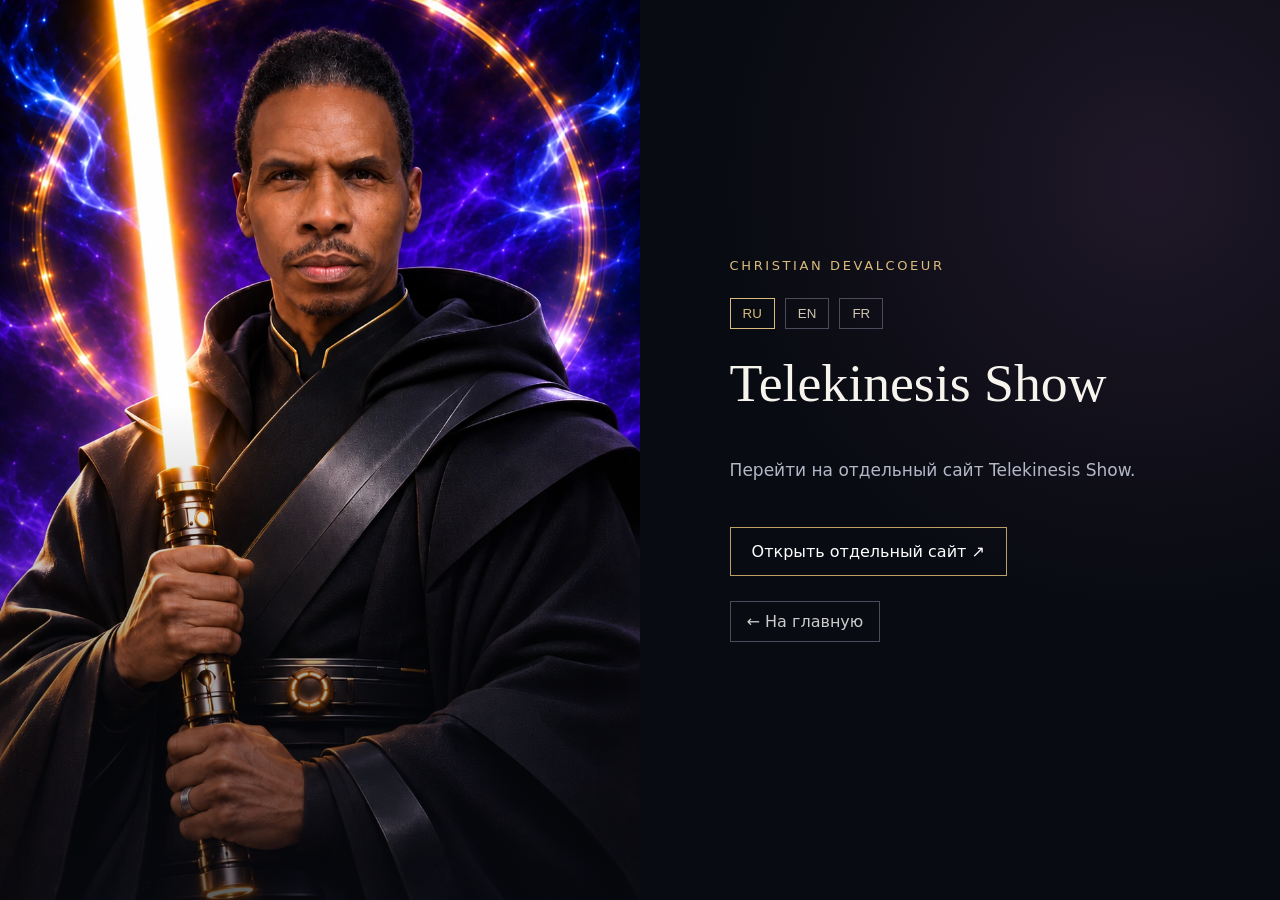
<file: telekinesis/index.html>
<!doctype html><html lang="ru"><head><meta charset="utf-8"><meta name="viewport" content="width=device-width,initial-scale=1"><meta name="theme-color" content="#090b12"><title>Christian Devalcoeur — telekinesis</title><style>
*{box-sizing:border-box}body{margin:0;background:#090b12;color:#f7f3ed;font-family:system-ui,Segoe UI,sans-serif}.shell{min-height:100svh;display:grid;grid-template-columns:1fr 1fr}.art{background:linear-gradient(0deg,#090b12aa,transparent 55%),url('../assets/telekinesis.webp') center 25%/cover no-repeat;min-height:100svh}.info{display:flex;flex-direction:column;justify-content:center;padding:clamp(30px,7vw,110px);gap:25px;background:radial-gradient(circle at 80% 20%,#34233d80,transparent 48%),#090b12}.brand{color:#dabc7c;letter-spacing:.2em;font-size:13px}h1{font:normal clamp(37px,4.2vw,74px)/1.1 Georgia,serif;margin:0}.description{font-size:17px;color:#b3b7c6;max-width:440px;line-height:1.7}.cta,.back{align-self:flex-start;color:#fff;text-decoration:none;padding:14px 21px;border:1px solid #bc9f63;transition:background .2s}.cta:hover,.back:hover{background:#46391b}.back{border-color:#4b4b5b;color:#ccc;padding:10px 16px}.langs{display:flex;gap:10px}.langs button{color:#d0c5af;border:1px solid #4b4b5b;background:none;padding:7px 12px;cursor:pointer}.langs button.active{border-color:#dabc7c;color:#dabc7c}.pending{border-left:2px solid #dabc7c;padding-left:20px;color:#bdc3cf}@media(max-width:780px){.shell{grid-template-columns:1fr}.art{min-height:38svh}.info{min-height:62svh;padding:28px}}
</style></head><body><div class="shell"><div class="art" role="img" aria-label="Christian Devalcoeur"></div><main class="info"><span class="brand">CHRISTIAN DEVALCOEUR</span><div class="langs"><button data-lang="ru">RU</button><button data-lang="en">EN</button><button data-lang="fr">FR</button></div><h1 id="title"></h1><p class="description" id="description"></p><a class="cta" id="external" href="https://telekinezshow.ru/" rel="noopener noreferrer">Open dedicated website ↗</a><a class="back" id="back" href="../">← На главную</a></main></div><script>
const STRINGS={"ru": {"back": "← На главную", "open": "Открыть отдельный сайт", "soon": "Этот раздел готовится. Позже здесь появится ссылка на отдельный сайт.", "host": "Ведущий и шоумен", "actor": "Актёр", "ai": "AI Creator", "telekinesis": "Telekinesis Show", "hostnote": "Переход к ранее созданному портфолио ведущего.", "telenote": "Перейти на отдельный сайт Telekinesis Show."}, "en": {"back": "← Back to portal", "open": "Open dedicated website", "soon": "This section is being prepared. A link to its dedicated website will appear here.", "host": "Host & Showman", "actor": "Actor", "ai": "AI Creator", "telekinesis": "Telekinesis Show", "hostnote": "Visit the existing host and showman portfolio.", "telenote": "Visit the dedicated Telekinesis Show website."}, "fr": {"back": "← Retour au portail", "open": "Ouvrir le site dédié", "soon": "Cette rubrique est en préparation. Le lien vers son site dédié apparaîtra ici.", "host": "Animateur & Showman", "actor": "Acteur", "ai": "Créateur IA", "telekinesis": "Telekinesis Show", "hostnote": "Accéder au portfolio de l’animateur.", "telenote": "Accéder au site dédié de Telekinesis Show."}};const section="telekinesis";let lang=new URLSearchParams(location.search).get('lang');if(!STRINGS[lang]){try{lang=localStorage.getItem('portal-lang')}catch(e){}}if(!STRINGS[lang])lang='ru';
function render(l){lang=l;document.documentElement.lang=l;try{localStorage.setItem('portal-lang',l)}catch(e){}const t=STRINGS[l];document.getElementById('title').textContent=t[section];document.getElementById('description').textContent=section==='host'?t.hostnote:section==='telekinesis'?t.telenote:t.soon;const ex=document.getElementById('external');if(ex)ex.textContent=t.open+' ↗';const pending=document.getElementById('pending');if(pending)pending.textContent=t.soon;document.getElementById('back').textContent=t.back;document.getElementById('back').href='../index.html?lang='+l;document.querySelectorAll('.langs button').forEach(b=>b.classList.toggle('active',b.dataset.lang===l));document.title='Christian Devalcoeur — '+t[section]}
document.querySelectorAll('.langs button').forEach(b=>b.addEventListener('click',()=>render(b.dataset.lang)));render(lang);
</script></body></html>
</file>
<file: assets/player.css>
/* Devalcoeur Signature Elite: independent, accessible dock */
.signature-dock{position:relative;justify-self:start;width:184px;align-self:center;z-index:12;color:#f5e6c8;font-family:Inter,'Segoe UI',sans-serif}
.signature-device{position:relative;width:176px;height:98px;border:1px solid #b99156;border-radius:11px 11px 15px 15px;background:linear-gradient(155deg,#303542,#0a0d16 56%,#151923);box-shadow:0 8px 22px #000a,0 0 0 1px #222c36 inset;transform:perspective(430px) rotateX(13deg);overflow:visible}
.signature-device:after{content:'';position:absolute;inset:7px;border:1px solid #94744955;border-radius:6px;pointer-events:none}
.signature-platter{position:absolute;left:12px;top:4px;width:92px;height:92px;display:grid;place-items:center;border-radius:50%;border:2px solid #d0a861;background:radial-gradient(circle,#161d2d 0 19%,#090b12 20% 29%,#242833 30% 31%,#0b0d12 32% 42%,#30333a 43% 44%,#090b11 45% 72%,#303742 73% 75%,#0c0c12 76%);box-shadow:0 2px 12px #0009,0 0 13px #66bfff1a;animation:signature-spin 1.8s linear infinite;animation-play-state:paused}
.signature-platter:after{content:'';position:absolute;inset:7px;border-radius:50%;border:1px solid #a3a9b52b;box-shadow:0 0 0 8px #a3a9b507,0 0 0 15px #a3a9b509,0 0 0 23px #a3a9b507;pointer-events:none}
.signature-label{height:31px;width:31px;border-radius:50%;border:2px solid #e0b56a;display:grid;place-items:center;background:radial-gradient(circle,#28588d,#09182d);font:700 11px Georgia,serif;color:#fbe6b8}
.signature-arm{position:absolute;right:12px;top:11px;width:52px;height:51px;transform-origin:41px 8px;transform:rotate(-31deg);transition:transform .8s cubic-bezier(.2,.8,.25,1);z-index:2}
.signature-arm:before{content:'';position:absolute;right:2px;top:2px;width:15px;height:15px;background:radial-gradient(circle,#252e3c 30%,#bf9655 40%,#3a3c42 70%);border-radius:50%;box-shadow:0 0 5px #d1ac64}
.signature-arm:after{content:'';position:absolute;right:9px;top:10px;width:4px;height:56px;background:linear-gradient(90deg,#705633,#f2d49e,#8a6a3e);border-radius:3px;transform:rotate(30deg);transform-origin:top center;box-shadow:0 0 5px #000}
.signature-needle{position:absolute;top:60px;right:23px;width:9px;height:6px;background:#9acfff;box-shadow:0 0 8px #3caaff;border:1px solid #cfab63;transform:rotate(30deg)}
.signature-device.armed .signature-arm{transform:rotate(20deg)}
.signature-device.playing .signature-platter{animation-play-state:running}
.signature-device.ending .signature-platter{animation-duration:3.5s}
.signature-play{position:absolute;right:13px;bottom:13px;width:35px;height:35px;z-index:5;border:2px solid #e2b96d;border-radius:50%;background:radial-gradient(circle at 40% 30%,#2375b7,#0a264b 74%);color:#ffe0a5;display:grid;place-items:center;cursor:pointer;box-shadow:0 0 11px #259eff75;transition:transform .25s,box-shadow .25s}
.signature-play:hover,.signature-play:focus-visible{transform:scale(1.08);box-shadow:0 0 17px #399fff}
.signature-play svg{width:17px;height:17px;fill:currentColor}
.signature-menu-toggle{position:absolute;right:54px;bottom:17px;border:1px solid #9c7d53;border-radius:50%;height:28px;width:28px;color:#bfe6ff;background:#10233e;cursor:pointer;font-size:15px;z-index:6}
.signature-caption{font-size:8px;letter-spacing:.15em;text-align:center;margin-top:6px;color:#c8ac76;white-space:nowrap}
.signature-panel{position:absolute;top:calc(100% + 12px);left:0;width:min(360px,calc(100vw - 28px));max-height:min(75vh,650px);overflow-y:auto;padding:16px;border:1px solid #b09055;border-radius:17px;background:linear-gradient(155deg,#141e31f5,#080b13f8 70%);box-shadow:0 18px 65px #000e,0 0 24px #1d5c9a3d;backdrop-filter:blur(20px);z-index:60}
.signature-panel[hidden]{display:none}
.signature-panel-header{display:flex;align-items:center;justify-content:space-between;gap:12px;margin-bottom:12px}
.signature-panel-name{font:700 12px Georgia,serif;color:#e5c181;letter-spacing:.12em}
.signature-panel-sub{font-size:9px;color:#8db5da;letter-spacing:.13em;margin-top:4px}
.signature-close{border:1px solid #667589;color:white;background:#122035;border-radius:50%;width:29px;height:29px;cursor:pointer}
.signature-holo{height:104px;position:relative;display:flex;align-items:center;justify-content:center;overflow:hidden;border:1px solid #41628f66;border-radius:9px;background:radial-gradient(ellipse at 50% 80%,#144e90a8,#0b1226 70%);margin-bottom:13px}
.signature-holo:before{content:'';position:absolute;left:22%;right:22%;bottom:5px;border-radius:50%;height:14px;border:1px solid #caa869;box-shadow:0 0 26px #5cb9fe;opacity:.45}
.signature-holo-image{width:100%;height:100%;object-fit:cover;object-position:center 61%;opacity:0;transform:translateY(45px) scale(.66);filter:sepia(.12) hue-rotate(170deg) saturate(1.7) drop-shadow(0 0 8px #3fb6ff);mix-blend-mode:screen;transition:opacity .65s,transform 1.25s;mask-image:linear-gradient(to bottom,#000 5%,#000 75%,transparent)}
.signature-panel.holo-active .signature-holo-image{opacity:.65;transform:translateY(-6px) scale(.96)}
.signature-holo-label{position:absolute;bottom:7px;left:0;right:0;text-align:center;color:#ead49b;text-shadow:0 0 7px #000;letter-spacing:.22em;font-size:9px;z-index:2}
.signature-spectrum{width:100%;height:66px;display:block;border:1px solid #34476180;border-radius:7px;background:#070e20}
.signature-track{display:block;margin:9px 0;color:#ccd6e7;font-size:11px;overflow:hidden;text-overflow:ellipsis;white-space:nowrap}
.signature-progress{width:100%;accent-color:#d8b56e;cursor:pointer}
.signature-times{display:flex;justify-content:space-between;font-size:10px;color:#a8c1df;margin:4px 0 10px;font-variant-numeric:tabular-nums}
.signature-transport{display:flex;gap:7px;align-items:center;flex-wrap:wrap;margin-bottom:10px}
.signature-control{color:#f3ddb0;background:#15253d;border:1px solid #9b8157;border-radius:7px;padding:8px 11px;cursor:pointer;font-size:12px;min-height:32px}
.signature-control:hover,.signature-control:focus-visible{border-color:#70bcf7;background:#203956}
.signature-control[aria-pressed=true]{box-shadow:0 0 0 1px #6ebcff inset}
.signature-load{display:inline-flex;align-items:center;justify-content:center;min-height:34px;padding:8px 11px;border:1px solid #80b8e7;border-radius:7px;color:#c3e6ff;background:#112742;font-size:11px;cursor:pointer}
.signature-load input{display:none}
.signature-slider-row{display:grid;grid-template-columns:65px 1fr 40px;gap:8px;align-items:center;margin:10px 0;font-size:10px;letter-spacing:.08em;color:#dbbd84}
.signature-slider-row input{width:100%;accent-color:#70b8ff}
.signature-slider-row output{text-align:right;color:#c2d6f0;letter-spacing:0;font-variant-numeric:tabular-nums}
.signature-status{min-height:15px;color:#afc6e4;font-size:10px;margin-top:8px}
@keyframes signature-spin{to{transform:rotate(360deg)}}
@media(max-width:850px){.signature-dock{width:58px}.signature-device{width:50px;height:50px;border-radius:50%;transform:none}.signature-platter{width:42px;height:42px;left:3px;top:3px}.signature-label{width:16px;height:16px;font-size:6px}.signature-arm,.signature-menu-toggle,.signature-caption{display:none}.signature-play{width:28px;height:28px;right:-8px;bottom:-7px}.signature-panel{position:fixed;left:12px;top:85px;width:min(360px,calc(100vw - 24px));max-height:calc(100dvh - 100px)}}
@media(prefers-reduced-motion:reduce){.signature-platter{animation:none}.signature-arm,.signature-holo-image{transition:none}}

/* V9: align Signature Elite with right side of masthead */
.right-controls .signature-dock{justify-self:auto;flex:0 0 184px}
@media(max-width:1050px){.right-controls .signature-dock{flex:0 0 58px}}
@media(max-width:1050px){.right-controls .signature-panel{left:auto;right:10px}}

.signature-local-notice{font-size:10px;color:#e1c48b;line-height:1.35;margin:8px 0}

/* V11 — Signature Elite Neon B: real CSS three-quarter turntable, controls in FRONT, stylus unobstructed */
@media(min-width:1051px){
.signature-dock{width:194px!important}
.left-brand .signature-dock{width:194px!important;flex-basis:194px!important}
.signature-device{width:190px;height:107px;transform:none;border:0;border-radius:0;background:transparent;box-shadow:none;overflow:visible;filter:drop-shadow(0 7px 7px #000b)}
.signature-device::after{display:none}
.signature-deck{position:absolute;top:3px;left:6px;width:175px;height:96px;transform:perspective(340px) rotateX(33deg) rotateZ(-3deg);transform-origin:center bottom;border:1px solid #d9a960;border-radius:13px 13px 9px 9px;background:linear-gradient(143deg,#202837 1%,#080b12 32%,#030408 55%,#101724 100%);box-shadow:0 0 0 1px #6c8ba04a inset,0 0 0 5px #010308 inset,0 8px 18px #000b,0 1px 9px #45a8fd35}
.signature-deck::after{content:'';position:absolute;inset:4px;border-radius:9px;border:1px solid #8ad5ff4b;pointer-events:none}
.signature-platter{width:99px;height:99px;top:-8px;left:5px;border:2px solid #ddae60;background:radial-gradient(circle,#172c49 0 16%,#03050a 17% 22%,#303640 23% 24%,#06080e 25% 40%,#283345 41% 42%,#06070d 43% 72%,#304052 73% 74%,#04070c 75%);box-shadow:0 0 0 3px #090d17,0 0 12px #197bc974,0 0 6px #eac26e72}
.signature-label{width:34px;height:34px;font-size:12px;box-shadow:0 0 9px #4b9fff55}
.signature-arm{right:5px;top:5px;width:56px;height:58px;transform-origin:42px 8px;transform:rotate(-27deg);filter:drop-shadow(1px 2px 2px #000)}
.signature-device.armed .signature-arm{transform:rotate(24deg)}
.signature-arm:before{width:17px;height:17px;right:0;top:0;background:radial-gradient(circle,#141a26 20%,#d9b06a 36%,#161c25 65%,#f3ce83 82%)}
.signature-arm:after{height:61px;width:5px;background:linear-gradient(90deg,#75502c,#f6db9a 45%,#475872 72%,#cfa35e)}
.signature-needle{right:20px;top:63px;box-shadow:0 0 10px 3px #4bc2ff}
.signature-front{position:absolute;left:11px;right:4px;bottom:0;height:31px;transform:skewX(-10deg);background:linear-gradient(180deg,#101927,#03070e 42%,#050c17);border:1px solid #d3a75d;border-radius:2px 3px 8px 8px;box-shadow:inset 0 1px 4px #5ab5fc40,0 4px 15px #000b,0 0 5px #50aaff4c;z-index:6;display:flex;align-items:center;justify-content:flex-end;gap:9px;padding:3px 8px}
.signature-front::before{content:'SIGNATURE';font-size:5px;letter-spacing:.17em;color:#f0c981;margin-right:auto;text-shadow:0 0 6px #daae6d;transform:skewX(10deg)}
.signature-play,.signature-menu-toggle{position:relative;inset:auto;right:auto;bottom:auto;top:auto;transform:skewX(10deg);flex:none;z-index:8}
.signature-play{width:27px;height:27px;border-width:1.5px;background:radial-gradient(circle at 40% 25%,#45c8ff,#104c88 55%,#071329);box-shadow:0 0 9px #35b3ffcb,inset 0 0 7px #bbebff86,0 0 0 1px #b08a55}
.signature-play svg{width:14px;height:14px}
.signature-menu-toggle{width:25px;height:25px;border:1.5px solid #e7bd70;font-size:13px;background:radial-gradient(circle at 45% 25%,#36bbff,#0d3b76 60%,#091326);box-shadow:0 0 10px #2b9dfba9,inset 0 0 4px #e2faff88;color:#f5e6c6}
.signature-mini-spectrum{display:flex;align-items:flex-end;gap:2px;height:18px;width:29px;transform:skewX(10deg);flex:none}
.signature-mini-spectrum i{display:block;width:2px;height:var(--h,7px);background:#54c4ff;box-shadow:0 0 5px #5dc6ff}
.signature-mini-spectrum i:nth-child(1){--h:7px}.signature-mini-spectrum i:nth-child(2){--h:12px}.signature-mini-spectrum i:nth-child(3){--h:16px}.signature-mini-spectrum i:nth-child(4){--h:9px}.signature-mini-spectrum i:nth-child(5){--h:14px}.signature-mini-spectrum i:nth-child(6){--h:11px}.signature-mini-spectrum i:nth-child(7){--h:6px}
.signature-device.playing .signature-mini-spectrum i{animation:signature-levels .6s ease-in-out infinite alternate;animation-delay:calc(var(--h) * -24ms)}
.signature-caption{margin-top:1px;color:#e7c183;letter-spacing:.13em}
.signature-play:hover,.signature-play:focus-visible{transform:skewX(10deg) scale(1.09);box-shadow:0 0 16px #64ccff,0 0 7px #f0be63}
}
@keyframes signature-levels{to{height:4px;opacity:.65}}
@media(max-width:1050px){.signature-deck{display:contents}.signature-front{display:contents}.signature-mini-spectrum{display:none}}
@media(prefers-reduced-motion:reduce){.signature-mini-spectrum i{animation:none!important}}
</file>
<file: assets/player-v12.css>
/* V12: source-image, film-backed cinematic turntable. Buttons track the pictured controls. */
.sr-only{position:absolute;width:1px;height:1px;padding:0;margin:-1px;overflow:hidden;clip:rect(0,0,0,0);white-space:nowrap;border:0}
@media(min-width:1051px){
.masthead{grid-template-columns:minmax(270px,1fr) minmax(0,2.2fr) minmax(120px,1fr);gap:18px;padding-top:16px;padding-bottom:16px}
.left-brand{gap:12px}.left-brand .signature-dock{width:240px!important;flex-basis:240px!important}
.signature-dock .signature-device{width:240px;height:112px;transform:none;filter:drop-shadow(0 8px 9px #000a);overflow:hidden;border:0;border-radius:5px}
.signature-dock .signature-caption{display:none}
.signature-stage-video{width:100%;height:100%;object-fit:fill;display:block;position:absolute;inset:0;border-radius:5px}
.signature-dock .signature-play,.signature-dock .signature-menu-toggle{position:absolute!important;top:52%!important;bottom:auto!important;right:auto!important;left:auto!important;width:10.7%!important;height:31%!important;transform:none!important;z-index:10!important;border-radius:50%!important;background:transparent!important;border:1px solid transparent!important;box-shadow:none!important;color:transparent!important;font-size:0!important;cursor:pointer!important;padding:0!important}
.signature-dock .signature-menu-toggle{left:79.1%!important}.signature-dock .signature-play{left:89.5%!important}
.signature-dock .signature-play svg{display:none}
.signature-dock .signature-play:hover,.signature-dock .signature-menu-toggle:hover,.signature-dock .signature-play:focus-visible,.signature-dock .signature-menu-toggle:focus-visible{outline:2px solid #7ecbff!important;outline-offset:1px;box-shadow:0 0 14px 3px #6cbaff99!important}
.signature-dock .signature-panel{top:calc(100% + 7px)}
.identity{width:100%;max-width:780px;margin:auto}
.identity h1.silver-art{display:block;position:relative;width:min(100%,680px);margin:auto;line-height:0;letter-spacing:0;background:none!important;-webkit-text-fill-color:initial!important;filter:none;animation:none!important;text-shadow:none}
.identity h1.silver-art::after{display:none}
.identity h1.silver-art img{display:block;width:100%;height:auto;mix-blend-mode:screen;filter:drop-shadow(0 0 6px #8eb6f21e)}
.identity h1.silver-art::before{content:'';position:absolute;inset:16% 6%;z-index:1;pointer-events:none;background:linear-gradient(105deg,transparent 37%,#e5f6ff00 46%,#fff9 50%,#99d6ff00 54%,transparent 62%);background-size:250% 100%;mix-blend-mode:screen;animation:v12-chrome 10s ease-in-out infinite}
@keyframes v12-chrome{0%,18%{background-position:100% 0}40%,100%{background-position:0 0}}
}
@media(max-width:1050px){
.signature-dock .signature-device{background:#0a1324 url('signature-standby.jpg') center/cover;width:52px;height:45px;border:1px solid #ba945a;border-radius:6px;transform:none;overflow:hidden}
.signature-stage-video{display:block;width:100%;height:100%;object-fit:cover}
.signature-dock .signature-play{width:29px;height:29px;right:-2px;bottom:0;top:auto;z-index:9;opacity:.96}
.signature-dock .signature-menu-toggle{display:none}
.identity h1.silver-art{background:none!important;-webkit-text-fill-color:initial!important;animation:none!important;filter:none;line-height:0}
.identity h1.silver-art img{display:block;max-width:100%;width:100%;mix-blend-mode:screen}
.identity h1.silver-art::before,.identity h1.silver-art::after{display:none}
}
@media(max-width:620px){.identity h1.silver-art{width:100%;max-width:240px}.identity .eyebrow{margin-bottom:3px}.identity .subtitle{margin-top:4px}}
@media(prefers-reduced-motion:reduce){.identity h1.silver-art::before{animation:none}}
</file>
<file: assets/title-v13.css>
/* V13 — approved animated Premium Glass Frame logo. Responsive, silent video. */
.identity h1.signature-film-title{
  display:block;position:relative;width:min(100%,680px);margin-inline:auto;
  line-height:0;background:#03060c!important;-webkit-text-fill-color:initial!important;
  border:1px solid rgba(196,211,233,.56);border-radius:3px;
  box-shadow:inset 0 0 0 1px rgba(255,255,255,.075),0 0 12px rgba(144,184,235,.13);
  overflow:hidden;filter:none!important;animation:none!important;
}
.identity h1.signature-film-title::before,.identity h1.signature-film-title::after{display:none!important}
.signature-title-video{display:block;width:100%;height:auto;aspect-ratio:1088 / 352;object-fit:contain;pointer-events:none}
@media(max-width:1050px){.identity h1.signature-film-title{width:min(100%,680px)}}
@media(max-width:620px){.identity h1.signature-film-title{width:100%;max-width:240px}}
</file>
<file: assets/player-v14.css>
/* V14 — silver rounded title and matching large, synchronized cinema turntable in audio console */
.identity h1.signature-film-title{border-radius:22px!important;border:1px solid rgba(212,225,245,.78)!important;overflow:hidden!important;box-shadow:0 0 0 1px rgba(245,249,255,.1) inset,0 0 18px rgba(128,188,255,.20),0 9px 32px #0008!important}
.identity h1.signature-film-title .signature-title-video{border-radius:21px;display:block}
.signature-panel{width:min(470px,calc(100vw - 28px))!important;max-height:min(82vh,790px)!important;background:linear-gradient(145deg,#0d172bf7,#04070efb 72%)!important;border-color:#c4a263!important;box-shadow:0 23px 75px #000f,0 0 30px #2385db38!important}
.signature-large-stage{height:auto!important;aspect-ratio:16/9;min-height:0!important;margin-bottom:14px!important;background:#050a13!important;border:1px solid #c39c58!important;border-radius:13px!important;box-shadow:inset 0 0 15px #55a9ef2f,0 0 18px #3f9cfa2a!important;overflow:hidden}
.signature-large-stage:before{display:none!important}
.signature-large-video{display:block;position:absolute;inset:0;width:100%;height:100%;object-fit:contain;background:#020710}
.signature-large-stage .signature-holo-label{pointer-events:none;font-size:8px;letter-spacing:.22em;color:#e2bd80;text-shadow:0 2px 8px #000,0 0 12px #071320;background:linear-gradient(90deg,transparent,#02060bc0,transparent);padding:7px 0;bottom:0}
.signature-spectrum{height:105px!important;border:1px solid #5aaefa70!important;border-radius:11px!important;background:linear-gradient(#081b32,#040916)!important;box-shadow:inset 0 0 15px #338fe42c,0 0 11px #287ad329}
.signature-slider-row{grid-template-columns:80px 1fr 47px!important;gap:10px!important;margin:13px 0!important}
.signature-panel-header{margin-bottom:13px!important}
.signature-transport{margin-top:13px}
@media(max-width:600px){.identity h1.signature-film-title{border-radius:12px!important}.identity h1.signature-film-title .signature-title-video{border-radius:11px}.signature-panel{width:calc(100vw - 24px)!important;max-height:calc(100dvh - 95px)!important;padding:12px!important}.signature-spectrum{height:82px!important}}
</file>
<file: assets/portal-v15.css>
/* V15 — full-screen control, rounded left preview, and right-side premium dual-mode audio console */
@media(min-width:1051px){
  .masthead{grid-template-columns:minmax(250px,1fr) minmax(0,1.7fr) minmax(300px,1.05fr)!important;align-items:center;column-gap:22px}
  .left-brand .signature-dock{width:265px!important;flex-basis:265px!important}
}

.left-brand .signature-device{
  border-radius:16px!important;
  overflow:hidden!important;
  box-shadow:0 10px 26px rgba(0,0,0,.42),0 0 0 1px rgba(219,175,96,.24) inset,0 0 18px rgba(45,159,255,.11)!important;
}
.left-brand .signature-stage-video{border-radius:16px!important}

.right-controls{
  min-width:0;
  display:flex!important;
  flex-direction:column;
  align-items:flex-end;
  gap:10px;
}
.control-cluster{
  display:flex;
  align-items:center;
  gap:10px;
}
.fullscreen-toggle{
  appearance:none;
  border:1px solid rgba(217,181,106,.55);
  background:linear-gradient(180deg,rgba(18,25,37,.94),rgba(7,10,17,.98));
  color:#f0d18a;
  width:42px;
  height:42px;
  border-radius:14px;
  cursor:pointer;
  font-size:18px;
  line-height:1;
  box-shadow:0 0 0 1px rgba(110,179,255,.11) inset,0 6px 18px rgba(0,0,0,.32),0 0 16px rgba(31,136,255,.08);
  transition:transform .25s ease, box-shadow .25s ease, border-color .25s ease;
}
.fullscreen-toggle:hover,.fullscreen-toggle:focus-visible{
  transform:translateY(-1px);
  border-color:#7bbfff;
  box-shadow:0 0 0 1px rgba(130,194,255,.18) inset,0 10px 24px rgba(0,0,0,.36),0 0 18px rgba(48,159,255,.22);
}
.fullscreen-toggle.is-fullscreen{color:#bfe8ff;border-color:#7bbfff}

.audio-console-card{
  --console-blue:#54caff;
  --console-gold:#ddb15a;
  width:min(330px,30vw);
  min-width:250px;
  padding:10px 12px 12px;
  border-radius:24px;
  background:linear-gradient(165deg,rgba(14,20,31,.95),rgba(4,7,13,.98) 75%);
  border:1px solid rgba(218,181,106,.46);
  box-shadow:0 0 0 1px rgba(116,184,255,.09) inset,0 14px 38px rgba(0,0,0,.45),0 0 22px rgba(30,139,255,.16);
  position:relative;
  overflow:hidden;
}
.audio-console-card::before{
  content:"";
  position:absolute;inset:0;
  border-radius:inherit;
  background:radial-gradient(circle at 0% 0%,rgba(102,185,255,.22),transparent 35%),radial-gradient(circle at 100% 0%,rgba(231,181,90,.2),transparent 26%),linear-gradient(180deg,rgba(255,255,255,.03),transparent 24%);
  pointer-events:none;
}
.audio-console-topline{
  position:relative;z-index:2;
  display:flex;align-items:center;gap:7px;justify-content:flex-start;
  margin-bottom:9px;
}
.console-chip{
  appearance:none;
  border:1px solid rgba(100,134,178,.44);
  color:#c4d3e8;background:rgba(10,18,31,.84);
  border-radius:999px;padding:5px 10px;
  font-size:10px;letter-spacing:.14em;text-transform:uppercase;cursor:pointer;
  transition:all .22s ease;
}
.console-chip.is-active,.console-chip:hover,.console-chip:focus-visible{
  color:#f5dfaa;border-color:rgba(224,179,95,.72);background:linear-gradient(180deg,rgba(17,41,72,.96),rgba(7,15,25,.96));
  box-shadow:0 0 10px rgba(52,171,255,.16);
}
.console-open-player{margin-left:auto}
.audio-console-stage{
  position:relative;z-index:1;height:168px;
  border-radius:18px;
  overflow:hidden;
  border:1px solid rgba(115,188,255,.25);
  background:linear-gradient(180deg,rgba(6,12,22,.98),rgba(5,8,16,.98));
  box-shadow:inset 0 0 16px rgba(52,160,255,.18),0 0 16px rgba(0,0,0,.32);
}
.audio-console-canvas{position:absolute;inset:0;width:100%;height:100%;display:block;z-index:1}
.audio-core,.audio-sphere-mode{position:absolute;inset:0;pointer-events:none;z-index:2}
.audio-core{
  opacity:1;transition:opacity .35s ease,transform .35s ease;
}
.audio-console-card[data-mode="sphere"] .audio-core{opacity:0;transform:scale(.92)}
.audio-console-card[data-mode="console"] .audio-sphere-mode{opacity:0;transform:scale(.92)}
.audio-sphere-mode{
  opacity:1;transition:opacity .35s ease,transform .35s ease;
}
.audio-core-ring,.audio-core-sphere,.sphere-main,.sphere-halo,.sphere-pulse{position:absolute;left:50%;top:50%;transform:translate(-50%,-50%);border-radius:50%}
.audio-core-ring.ring-a{width:88px;height:88px;border:1px solid rgba(82,201,255,.76);box-shadow:0 0 24px rgba(57,180,255,.28), inset 0 0 12px rgba(57,180,255,.15);animation:console-rotate 8s linear infinite}
.audio-core-ring.ring-b{width:58px;height:58px;border:1px solid rgba(222,176,83,.75);box-shadow:0 0 20px rgba(222,176,83,.25);animation:console-rotate 5.5s linear infinite reverse}
.audio-core-sphere{width:32px;height:32px;background:radial-gradient(circle at 35% 35%,#f1fcff 0,#70d7ff 24%,#1b5ba7 52%,#081830 78%,transparent 79%);box-shadow:0 0 24px rgba(84,202,255,.56),0 0 10px rgba(222,176,83,.28);animation:console-pulse 2.4s ease-in-out infinite}
.sphere-main{width:72px;height:72px;background:radial-gradient(circle at 35% 35%,#fbffff 0,#7cdfff 18%,#1760ba 37%,#0a1f45 58%,#0a1127 70%,transparent 71%);box-shadow:0 0 35px rgba(56,181,255,.5),0 0 28px rgba(222,176,83,.22)}
.sphere-halo{width:108px;height:108px;border:1px solid rgba(229,177,81,.6);box-shadow:0 0 18px rgba(229,177,81,.26);animation:console-pulse 2.6s ease-in-out infinite}
.sphere-pulse{width:144px;height:144px;border:1px solid rgba(87,198,255,.26);box-shadow:0 0 20px rgba(87,198,255,.14);animation:console-breathe 3.2s ease-in-out infinite}
.console-wave{
  position:absolute;left:10%;right:10%;height:30px;border-radius:999px;z-index:2;opacity:.85;
  border-top:2px solid rgba(84,202,255,.72);filter:drop-shadow(0 0 8px rgba(84,202,255,.35));
}
.console-wave-a{bottom:41px;transform:skewX(-25deg) scaleY(1.35);border-top-color:rgba(84,202,255,.88)}
.console-wave-b{bottom:24px;transform:skewX(18deg) scaleY(1.1);border-top-color:rgba(222,176,83,.9);opacity:.75;left:18%;right:18%}
.audio-console-bottom{
  position:relative;z-index:2;
  display:grid;grid-template-columns:repeat(3,1fr);gap:10px;margin-top:10px;
}
.console-param{display:grid;gap:6px;justify-items:center;color:#e4be74;font-size:10px;letter-spacing:.16em;text-transform:uppercase}
.console-param i{display:block;width:100%;height:8px;border-radius:999px;background:linear-gradient(90deg,#1a4f92,#4ec8ff 48%,#dca44d);box-shadow:0 0 10px rgba(78,200,255,.28)}

@keyframes console-rotate{to{transform:translate(-50%,-50%) rotate(360deg)}}
@keyframes console-pulse{0%,100%{transform:translate(-50%,-50%) scale(1)}50%{transform:translate(-50%,-50%) scale(1.08)}}
@keyframes console-breathe{0%,100%{transform:translate(-50%,-50%) scale(.92);opacity:.55}50%{transform:translate(-50%,-50%) scale(1.04);opacity:1}}

@media(max-width:1240px){
  .masthead{grid-template-columns:minmax(105px,1fr) minmax(0,auto) minmax(210px,1fr)!important}
  .audio-console-card{width:min(280px,29vw);min-width:205px}
}
@media(max-width:980px){
  .audio-console-card{width:210px;min-width:210px;padding:9px 9px 10px;border-radius:20px}
  .audio-console-stage{height:138px}
  .audio-core-ring.ring-a{width:72px;height:72px}
  .audio-core-ring.ring-b{width:48px;height:48px}
  .audio-core-sphere{width:26px;height:26px}
  .sphere-main{width:56px;height:56px}
  .sphere-halo{width:86px;height:86px}
  .sphere-pulse{width:114px;height:114px}
  .console-param{font-size:9px}
  .console-chip{padding:4px 8px;font-size:9px;letter-spacing:.1em}
}
@media(max-width:880px){
  .masthead{grid-template-columns:minmax(95px,1fr) minmax(0,1fr) auto!important}
  .right-controls{gap:6px}
  .audio-console-card{width:178px;min-width:178px;padding:8px;border-radius:18px}
  .audio-console-stage{height:120px}
  .audio-console-bottom{gap:6px}
  .console-open-player{display:none}
}
@media(max-width:620px){
  .right-controls{align-items:flex-end}
  .audio-console-card{width:150px;min-width:150px;padding:7px;border-radius:16px}
  .audio-console-stage{height:96px;border-radius:13px}
  .audio-console-bottom{display:none}
  .audio-console-topline{margin-bottom:6px;gap:5px}
  .console-chip{padding:3px 6px;font-size:8px}
  .fullscreen-toggle{width:36px;height:36px;border-radius:12px}
}
@media(prefers-reduced-motion:reduce){
  .audio-core-ring,.audio-core-sphere,.sphere-halo,.sphere-pulse{animation:none!important}
}
</file>
<file: assets/v16-design-approval.css>
/* V16 DESIGN APPROVAL — proposed production-ready CSS, not an AI mockup */
@media (min-width: 1051px) {
 .masthead {grid-template-columns:minmax(260px,1fr) minmax(0,680px) minmax(330px,1fr)!important;column-gap:20px!important}
 .left-brand .signature-dock {width:240px!important;flex-basis:240px!important}
 .right-controls {justify-self:end!important;flex-direction:row!important;align-items:center!important;gap:14px!important}
 .audio-console-card {width:240px!important;min-width:240px!important;height:112px!important;padding:7px 9px!important;border-radius:16px!important;flex:0 0 240px}
 .audio-console-topline {margin-bottom:4px!important;gap:4px!important}
 .console-chip {font-size:8px!important;letter-spacing:.05em!important;padding:3px 7px!important}
 .audio-console-stage {height:72px!important;border-radius:10px!important}
 .audio-console-bottom {display:none!important}
 .control-cluster {flex-direction:column-reverse!important;gap:9px!important}
 .control-cluster .menu {display:flex;gap:4px;flex-wrap:nowrap!important}
 .language-choice {padding:6px!important;min-width:27px!important;font-size:9px!important}
 .fullscreen-toggle {width:34px;height:34px;border-radius:11px;font-size:15px}
}
.audio-console-card {background:linear-gradient(145deg,#101319 0%,#040609 45%,#030508 100%)!important;border-color:rgba(223,170,77,.72)!important;box-shadow:inset 0 1px 2px #effaff26,inset 0 -4px 10px #01050cb8,0 7px 20px #000b,0 0 15px #248fee20!important}
.audio-console-stage {background:linear-gradient(145deg,#0b111b,#02060d 70%)!important;border-color:#a9803b88!important}
.audio-console-stage::after {content:"";position:absolute;inset:0;pointer-events:none;z-index:5;border-radius:inherit;box-shadow:inset 0 0 12px #009bff22,inset 0 1px 1px #f4e8ba1a}
.audio-core-ring.ring-a {width:48px!important;height:48px!important;border-color:#eec577cc!important;box-shadow:0 0 8px #ecaf4e88,0 0 18px #249eff44!important}
.audio-core-ring.ring-b {width:32px!important;height:32px!important;border-color:#76ceffb3!important}
.audio-core-sphere {width:20px!important;height:20px!important;box-shadow:0 0 12px #f2c879bb,0 0 20px #3dacff88!important}
.sphere-main {width:43px!important;height:43px!important}
.sphere-halo {width:66px!important;height:66px!important}
.sphere-pulse {width:84px!important;height:84px!important}
.console-wave-a {bottom:10px!important;height:12px!important;border-top-color:#ffd784!important;filter:drop-shadow(0 0 4px #f4b54e)!important}
.console-wave-b {bottom:3px!important;height:10px!important;border-top-color:#52c7ff!important}
@media(min-width:1051px) and (max-width:1450px){.masthead{grid-template-columns:minmax(220px,1fr) minmax(0,610px) minmax(305px,1fr)!important;gap:10px!important;padding-left:22px!important;padding-right:22px!important}.right-controls{gap:7px!important}}
@media(max-width:1050px){.audio-console-card{max-width:190px!important}.audio-console-stage{height:90px!important}}
@media(max-width:620px){.audio-console-card{max-width:140px!important;min-width:140px!important}.audio-console-stage{height:66px!important}}
</file>
<file: assets/v16-final.css>
/* V16 Final: matching compact black-glass audio modules */
@media(min-width:1051px){
  .masthead{grid-template-columns:minmax(285px,1fr) minmax(0,740px) minmax(285px,1fr)!important;gap:20px!important}
  .right-controls{justify-self:stretch!important;align-items:center!important;gap:9px!important;flex-direction:column!important;}
  .audio-console-card{width:218px!important;min-width:218px!important;height:112px!important;flex:0 0 auto!important}
  .control-cluster{flex-direction:row!important;align-items:center!important;justify-content:center!important;gap:10px!important}
  .left-brand{justify-self:start}
}
.audio-console-card{
  border-radius:16px!important;
  padding:7px 8px 8px!important;
  background:linear-gradient(150deg,#131a24 0%,#04070c 36%,#010308 78%,#0c1420 100%)!important;
  border:1px solid #af8751!important;
  box-shadow:inset 0 0 0 1px #c5edff1e,inset 0 1px 3px #fff3db44,0 10px 24px #000a,0 0 16px #35aefe1c!important;
}
.audio-console-card::before{
  background:linear-gradient(112deg,transparent 2%,#93d8ff24 8%,transparent 16%,transparent 75%,#ffe2a72b 91%,transparent 99%)!important;
  animation:glass-gleam 12s ease-in-out infinite;
}
.audio-console-stage{
  height:74px!important;
  border-radius:11px!important;
  border:1px solid #6183a77d!important;
  background:linear-gradient(170deg,#091829,#02050d 70%)!important;
  box-shadow:inset 0 0 16px #0f58b03c,0 0 8px #0009!important;
}
.audio-console-topline{margin-bottom:5px!important;gap:5px!important}
.console-chip{padding:3px 6px!important;font-size:8px!important;letter-spacing:.05em!important}
.audio-console-bottom{display:none!important}
.audio-core{opacity:.85!important;mix-blend-mode:screen}
.audio-core-ring.ring-a{width:44px!important;height:44px!important;border-color:#e5ba72a8!important}
.audio-core-ring.ring-b{width:28px!important;height:28px!important;border-color:#89d7ffbb!important}
.audio-core-sphere{width:17px!important;height:17px!important;box-shadow:0 0 7px #aff2ff,0 0 12px #36aaff!important}
.audio-sphere-mode{mix-blend-mode:screen}
.console-wave{display:none!important} /* wave now accurately rendered in the audio canvas */
.audio-console-card[data-mode="sphere"] .audio-core{opacity:0!important}
@keyframes glass-gleam {0%,18%,100%{opacity:.55;filter:brightness(1)}45%{opacity:1;filter:brightness(1.4)}}
@media(max-width:1050px){.audio-console-card{width:185px!important;min-width:185px!important;height:auto!important}.audio-console-stage{height:74px!important}}
@media(max-width:620px){.audio-console-card{width:138px!important;min-width:138px!important}.audio-console-stage{height:60px!important}.console-chip{font-size:7px!important;padding:3px 4px!important}}
@media(prefers-reduced-motion:reduce){.audio-console-card::before{animation:none!important}}
</file>
<file: assets/v17-glass.css>
/* V17: original animated artwork is the actual visual frame, not a CSS recreation.
   The video was alpha-masked in its display region to expose a live audio canvas. */
.audio-console-card.elite-overlay {
  position:relative!important;box-sizing:border-box!important;
  width:240px!important;min-width:240px!important;
  height:auto!important;aspect-ratio:896 / 416!important;
  padding:0!important;margin:0!important;
  background:transparent!important;border:0!important;
  border-radius:18px!important;overflow:visible!important;
  box-shadow:none!important;isolation:isolate;
  flex:0 0 auto!important;
}
.audio-console-card.elite-overlay::before,.audio-console-card.elite-overlay::after{display:none!important}
.elite-overlay-fallback,.elite-overlay-video{
  position:absolute;inset:0;width:100%;height:100%;
  border-radius:inherit;overflow:hidden;pointer-events:none;
}
.elite-overlay-fallback{z-index:2;display:block}
.elite-overlay-fallback img{width:100%;height:100%;display:block;object-fit:fill}
.elite-overlay-video{z-index:3;display:block;object-fit:fill;filter:drop-shadow(0 5px 11px rgba(0,0,0,.42))}
.elite-glass-content{
  position:absolute;left:7.3%;top:27.8%;width:85.2%;height:29.7%;
  overflow:hidden;border-radius:17px;z-index:1;
  background:linear-gradient(175deg,rgba(5,22,42,.94),rgba(1,6,14,.97));
}
.elite-glass-content canvas{
  display:block!important;width:100%!important;height:100%!important;
  position:absolute!important;inset:0!important;
  border:0!important;border-radius:0!important;
  background:transparent!important;
}
.elite-glass-sheen{position:absolute;inset:0;z-index:2;pointer-events:none;
  background:linear-gradient(167deg,rgba(158,220,255,.13) 0%,rgba(131,199,255,.04) 26%,transparent 43%,rgba(48,93,151,.07) 80%,rgba(255,208,124,.07) 100%);
  box-shadow:inset 0 0 18px rgba(73,165,245,.17),inset 0 1px rgba(210,245,255,.15);
}
.elite-hitboxes{position:absolute;inset:0;z-index:8;pointer-events:none}
.elite-hotspot{position:absolute;pointer-events:auto;appearance:none;-webkit-appearance:none;
  border:0!important;border-radius:12px;background:transparent!important;
  color:transparent!important;box-shadow:none!important;padding:0!important;margin:0!important;
  cursor:pointer;opacity:1;transition:box-shadow .2s ease;
}
.elite-hotspot:focus-visible{outline:2px solid #84d7ff!important;outline-offset:1px}
.elite-hotspot:hover{box-shadow:0 0 10px rgba(91,188,255,.25)!important}
.elite-console{left:10.5%;top:13%;width:17.5%;height:10%}
.elite-sphere{left:31%;top:13%;width:16%;height:10%}
.elite-audio{left:76.4%;top:13%;width:15%;height:10%}
.elite-play{left:8.3%;top:31%;width:11.4%;height:21%;border-radius:50%}
.elite-settings{left:7.5%;top:65%;width:9.5%;height:17%;border-radius:50%}
.elite-headphones{left:84%;top:64%;width:10.4%;height:18%;border-radius:50%}
.elite-bass{left:19.3%;top:72%;width:18.2%;height:8%}
.elite-mid{left:41.3%;top:72%;width:18%;height:8%}
.elite-treble{left:63.5%;top:72%;width:17.7%;height:8%}
.elite-hotspot[type=range]{opacity:0;min-height:10px;cursor:ew-resize}
.elite-hotspot[type=range]:focus-visible{opacity:.18;outline:2px solid #7edaff}
@media(min-width:1051px){
  .masthead{grid-template-columns:minmax(285px,1fr) minmax(0,740px) minmax(285px,1fr)!important}
  .right-controls{justify-self:stretch!important;align-items:center!important;flex-direction:column!important;gap:9px!important}
  .audio-console-card.elite-overlay{width:240px!important;min-width:240px!important;height:auto!important}
}
@media(max-width:1050px){.audio-console-card.elite-overlay{width:185px!important;min-width:185px!important}}
@media(max-width:620px){
  .audio-console-card.elite-overlay{width:138px!important;min-width:138px!important}
  .elite-hotspot[type=range]{height:16%;top:68%}
}
@media(prefers-reduced-motion:reduce){.elite-overlay-video{display:none}}

.elite-localized-captions{position:absolute;inset:0;z-index:7;pointer-events:none;}
.elite-localized-captions[hidden]{display:none}
.elite-localized-captions span{position:absolute;top:14%;height:10%;display:flex;align-items:center;justify-content:center;border-radius:999px;background:linear-gradient(#132033,#070a12);border:1px solid #4c90c0;color:#badcf1;font:500 clamp(6px,.58vw,9px) 'Segoe UI',sans-serif;white-space:nowrap;text-transform:uppercase}
.elite-localized-captions [data-slot=console]{left:10.5%;width:17.5%;border-color:#d0a55b;color:#ebcc8d}
.elite-localized-captions [data-slot=sphere]{left:31%;width:16%}
.elite-localized-captions [data-slot=audio]{left:76.4%;width:15%}


/* V18 final alignment fix — equal lateral spacing and aligned top edge */
@media(min-width:1051px){
  /* Pull the right audio block closer to the title to mirror the left-side turntable gap. */
  .masthead{
    grid-template-columns:minmax(310px,1fr) minmax(0,740px) minmax(310px,1fr)!important;
    column-gap:16px!important;
  }
  .right-controls{
    justify-self:end!important;
    align-items:center!important;
    flex-direction:column!important;
    gap:8px!important;
    transform:translateX(-38px)!important;
  }
  /* Make the equalizer block slightly more compact and drop it so the top line matches the left player. */
  .audio-console-card.elite-overlay{
    width:220px!important;
    min-width:220px!important;
    margin-top:8px!important;
  }
  .control-cluster{
    width:220px;
    justify-content:center!important;
    gap:9px!important;
  }
}
@media(min-width:1051px) and (max-width:1360px){
  .masthead{grid-template-columns:minmax(275px,1fr) minmax(0,680px) minmax(275px,1fr)!important;}
  .right-controls{transform:translateX(-28px)!important;}
  .audio-console-card.elite-overlay{width:205px!important;min-width:205px!important;margin-top:8px!important;}
  .control-cluster{width:205px;}
}
</file>
<file: assets/v19-final.css>
/* V19: exact vertical alignment plus unobtrusive FX and power buttons. */
.elite-static-state{position:absolute;inset:0;width:100%;height:100%;object-fit:fill;z-index:4;pointer-events:none;opacity:0;visibility:hidden;transition:opacity .28s ease;filter:drop-shadow(0 5px 11px rgba(0,0,0,.38));}
.elite-overlay[data-fx="off"][data-power="on"] .elite-state-fx-off{opacity:1;visibility:visible;}
.elite-overlay[data-power="off"] .elite-state-power-off{opacity:1;visibility:visible;}
.elite-overlay[data-fx="off"] .elite-overlay-video,.elite-overlay[data-power="off"] .elite-overlay-video{visibility:hidden!important;}
.elite-overlay[data-power="off"] .elite-glass-content{background:#02060d!important;}
.elite-overlay[data-power="off"] .elite-glass-content canvas{visibility:hidden!important;}
.elite-overlay[data-power="off"] .elite-glass-sheen{opacity:.08;}
.elite-overlay[data-power="off"] .elite-hitboxes>.elite-hotspot{pointer-events:none!important;cursor:default!important;}
.elite-state-switch{appearance:none;border:1px solid rgba(119,175,218,.52);background:linear-gradient(160deg,#151e2e,#070a11);color:#acdfff;box-shadow:inset 0 0 9px #267ac326;min-width:32px;height:32px;display:flex;align-items:center;justify-content:center;gap:3px;border-radius:10px;padding:0 6px;cursor:pointer;font-family:Inter,'Segoe UI',sans-serif;font-size:14px;line-height:1;transition:border-color .2s,background .2s,color .2s;}
.elite-state-switch:hover,.elite-state-switch:focus-visible{border-color:#e2b866;color:#f6d799;outline-offset:2px;}
.elite-state-switch[aria-pressed="false"]{border-color:#526071;color:#7a9aaf;background:#07090f;}
.elite-state-switch[aria-pressed="true"]{border-color:#c29b5b;color:#edcc8e;}
.elite-state-switch:disabled{opacity:.4;cursor:not-allowed;}
.elite-switch-label{font-size:8px;letter-spacing:.04em;}
.elite-power-switch{font-size:19px;}
@media(min-width:1051px){
 /* V22: nudged the right equalizer slightly left for tighter visual symmetry with the central title card. */
 .right-controls{transform:translate(-72px,14px)!important;}
 .control-cluster{gap:7px!important;}
}
@media(min-width:1051px) and (max-width:1360px){.right-controls{transform:translate(-60px,12px)!important;}}
@media(max-width:1050px){.elite-state-switch{min-width:27px;height:27px;border-radius:8px;padding:0 4px}.elite-power-switch{font-size:17px}.elite-switch-label{font-size:7px}}
@media(max-width:620px){.control-cluster{gap:3px!important}.elite-state-switch{min-width:24px;height:24px;border-radius:7px}.elite-switch-label{font-size:6px}}
</file>
<file: assets/mobile-v24.css>
/* V24: Mobile-only layout. Desktop/tablet styling remains identical to V23. */
@media (max-width:620px) {
  html,body { max-width:100%; overflow-x:hidden; }
  .masthead {
    display:grid!important;
    grid-template-columns: minmax(0,1fr) minmax(0,1fr)!important;
    grid-template-areas: "brandtitle brandtitle" "deck visualizer" "actions actions";
    align-items:center!important;
    column-gap:12px!important;
    row-gap:14px!important;
    padding:18px 14px 19px!important;
  }
  .identity { grid-area:brandtitle; width:100%!important; min-width:0; margin:0!important; text-align:center; }
  .identity .eyebrow { font-size:9px!important; letter-spacing:.22em!important; line-height:1.5; margin:0 0 10px!important; }
  .identity h1.signature-film-title {
    width:min(100%,380px)!important; max-width:380px!important;
    margin-inline:auto!important; border-radius:16px!important;
  }
  .identity h1.signature-film-title .signature-title-video { width:100%; height:auto; border-radius:15px!important; }
  .identity .subtitle {font-size:9px!important;letter-spacing:.18em!important;line-height:1.5;margin:9px 0 0!important;}

  .left-brand { grid-area:deck; display:flex!important; align-items:center!important; justify-self:stretch!important; justify-content:center!important; gap:7px!important; min-width:0!important; }
  .left-brand .monogram { flex:0 0 28px!important; width:28px!important;height:28px!important;font-size:14px!important; }
  .left-brand .signature-dock {width:min(100%,168px)!important;flex:1 1 auto!important;min-width:0!important;max-width:168px!important;}
  .left-brand .signature-device {
    width:100%!important;height:auto!important;aspect-ratio:240 / 112!important;
    border:0!important;border-radius:12px!important;background:transparent!important;
  }
  .left-brand .signature-stage-video {width:100%!important;height:100%!important;object-fit:cover!important;border-radius:12px!important;}
  .left-brand .signature-dock .signature-play,
  .left-brand .signature-dock .signature-menu-toggle {
    display:block!important; position:absolute!important;
    top:52%!important;bottom:auto!important;right:auto!important;
    width:10.7%!important;height:31%!important;border-radius:50%!important;
    transform:none!important;opacity:1!important;
    background:transparent!important;border:1px solid transparent!important;
    padding:0!important;z-index:10!important;
  }
  .left-brand .signature-dock .signature-play {left:89.5%!important;}
  .left-brand .signature-dock .signature-menu-toggle {left:79.1%!important;}
  .left-brand .signature-panel {
    position:fixed!important; left:12px!important;right:12px!important;top:12px!important;
    width:auto!important;max-width:none!important;
    max-height:calc(100dvh - 24px)!important;
    z-index:200!important;
  }
  .right-controls {display:contents!important; transform:none!important;}
  .audio-console-card.elite-overlay {
    grid-area:visualizer;justify-self:center!important;align-self:center!important;
    width:min(100%,184px)!important;min-width:0!important;max-width:184px!important;
    margin:0!important;aspect-ratio:896 / 416!important;
  }
  .control-cluster {
    grid-area:actions; width:100%!important; max-width:100%!important;
    display:flex!important;flex-direction:row!important;
    flex-wrap:nowrap!important;justify-content:center!important;align-items:center!important;
    gap:clamp(4px,1.7vw,9px)!important;
    min-width:0!important;
  }
  .control-cluster .menu {display:flex!important;flex-wrap:nowrap!important;gap:4px!important;align-items:center;}
  .control-cluster .language-choice {min-width:32px!important;width:32px!important;height:34px!important;padding:0 2px!important;font-size:11px!important;}
  .control-cluster .elite-state-switch {min-width:33px!important;height:34px!important;border-radius:10px!important;padding:0 5px!important;}
  .control-cluster .fullscreen-toggle {width:34px!important;height:34px!important;border-radius:10px!important;flex:0 0 34px!important;}
  .control-cluster .elite-switch-label {font-size:8px!important;}

  /* Clear, readable four-dimension gallery on narrow screens */
  .hero {padding:0!important; min-height:0!important;overflow:visible!important;}
  .panels {display:grid!important;grid-template-columns:minmax(0,1fr)!important; width:100%!important;}
  .panel,.panel:first-child,.panel:last-child {
    min-height:clamp(380px,65svh,560px)!important;
    height:auto!important; width:100%!important;
    margin:0!important; clip-path:none!important; border-bottom:1px solid rgba(208,171,108,.25);
  }
  .panel:not(:first-child) {margin-left:0!important;}
  .panel::after {display:none!important;}
  .panel img,.panel .hero-video {object-position:center 24%!important;}
  .panel .content {
    padding:85px 23px 26px!important;transform:none!important;
  }
  .panel .index {font-size:12px!important;margin-bottom:12px!important;letter-spacing:.26em!important;}
  .panel .content h2 {font-size:clamp(24px,6vw,32px)!important;line-height:1.12!important;letter-spacing:.055em!important;margin-bottom:10px!important;}
  .panel .content p {font-size:11px!important;letter-spacing:.08em!important;line-height:1.5!important;min-height:0!important;margin:0 0 18px!important;}
  .panel .explore {font-size:11px!important;letter-spacing:.1em!important;padding:12px 16px!important;white-space:normal!important;}
}
@media(max-width:360px) {
  .masthead{padding-inline:9px!important;column-gap:8px!important;}
  .left-brand .monogram{display:none!important;}
  .control-cluster{gap:3px!important;}
  .control-cluster .language-choice{min-width:29px!important;width:29px!important;}
}
</file>
